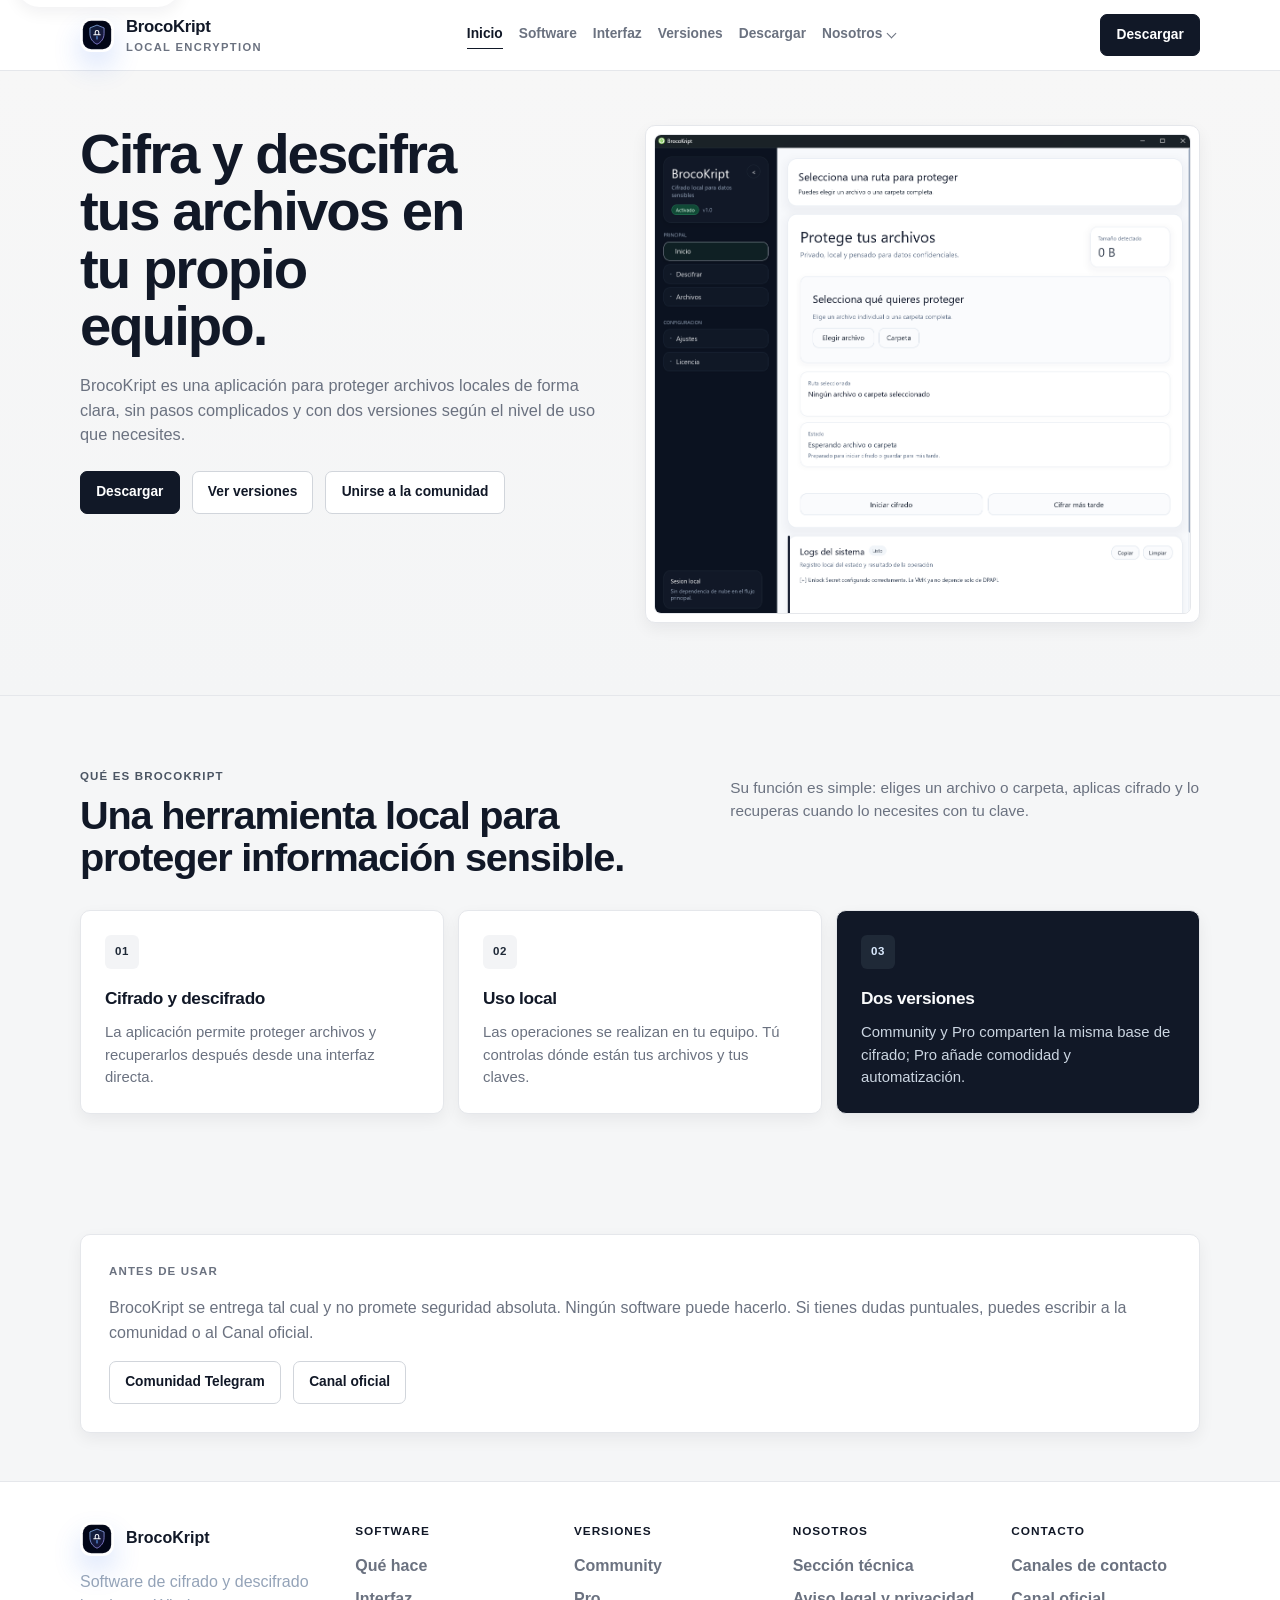
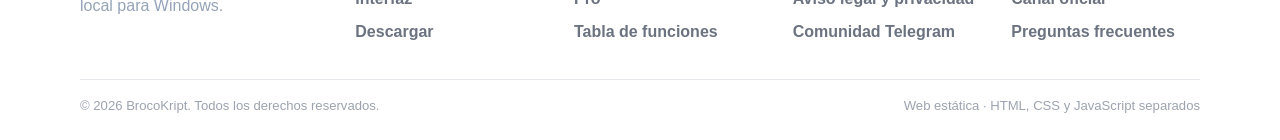
<file: index.html>
﻿<!doctype html>
<html lang="es">
<head>
  <meta charset="utf-8">
  <meta name="viewport" content="width=device-width, initial-scale=1">
  <title>BrocoKript — Cifrado y descifrado local de archivos</title>
  <meta name="description" content="BrocoKript es un software para cifrar y descifrar archivos en tu equipo Windows de forma sencilla.">
  <link rel="icon" href="assets/img/favicon.svg" type="image/svg+xml">
  <link rel="stylesheet" href="assets/css/styles.css">
</head>
<body>
<a class="skip-link" href="#contenido">Saltar al contenido</a>
<header class="site-header dark-header">
  <div class="container navbar">
    <a class="brand" href="index.html" aria-label="BrocoKript inicio">
      <img class="brand-mark" src="assets/img/logo.svg" alt="" width="34" height="34">
      <span><span class="brand-name">BrocoKript</span><span class="brand-sub">Local encryption</span></span>
    </a>
    <nav class="nav-links" data-nav-links aria-label="Navegación principal">
      <a class="active" href="index.html">Inicio</a>
      <a class="" href="software/index.html">Software</a>
      <a class="" href="interfaz/index.html">Interfaz</a>
      <a class="" href="versiones/index.html">Versiones</a>
      <a class="" href="descargar/index.html">Descargar</a>
      <div class="nav-dropdown">
        <a class="nav-parent" href="tecnica/index.html">Nosotros</a>
        <div class="nav-drop-panel">
          <a class="" href="tecnica/index.html">Sección técnica</a>
          <a class="" href="legal/index.html">Aviso legal y privacidad</a>
        </div>
      </div>
    </nav>
    <div class="nav-actions">
      <a class="btn btn-primary" href="descargar/index.html">Descargar</a>
      <button class="menu-btn" type="button" aria-label="Abrir menú" aria-expanded="false" data-menu-btn><span class="menu-lines"></span></button>
    </div>
  </div>
</header>

<main id="contenido">
  <section class="hero">
    <div class="container hero-wrap">
      <div class="hero-copy reveal visible">
        <h1>Cifra y descifra tus archivos en tu propio equipo.</h1>
        <p class="hero-lead">BrocoKript es una aplicación para proteger archivos locales de forma clara, sin pasos complicados y con dos versiones según el nivel de uso que necesites.</p>
        <div class="hero-actions">
          <a class="btn btn-primary" href="descargar/index.html">Descargar</a>
          <a class="btn btn-light" href="versiones/index.html">Ver versiones</a>
          <a class="btn btn-outline" href="https://t.me/brocokript" target="_blank" rel="noopener">Unirse a la comunidad</a>
        </div>
      </div>

      <div class="hero-visual reveal visible" aria-label="Vista de BrocoKript">
        <div class="product-window">
          <img src="assets/img/app-cifrado.png" alt="Interfaz de BrocoKript en la pantalla de cifrado">
        </div>
      </div>
    </div>
  </section>

  <section class="section">
    <div class="container">
      <div class="section-head reveal">
        <div>
          <p class="section-kicker">Qué es BrocoKript</p>
          <h2 class="section-title">Una herramienta local para proteger información sensible.</h2>
        </div>
        <p class="section-copy">Su función es simple: eliges un archivo o carpeta, aplicas cifrado y lo recuperas cuando lo necesites con tu clave.</p>
      </div>

      <div class="grid-3">
        <article class="card reveal">
          <span class="feature-number">01</span>
          <h3>Cifrado y descifrado</h3>
          <p>La aplicación permite proteger archivos y recuperarlos después desde una interfaz directa.</p>
        </article>
        <article class="card reveal">
          <span class="feature-number">02</span>
          <h3>Uso local</h3>
          <p>Las operaciones se realizan en tu equipo. Tú controlas dónde están tus archivos y tus claves.</p>
        </article>
        <article class="card card-dark reveal">
          <span class="feature-number">03</span>
          <h3>Dos versiones</h3>
          <p>Community y Pro comparten la misma base de cifrado; Pro añade comodidad y automatización.</p>
        </article>
      </div>
    </div>
  </section>

  <section class="section-tight">
    <div class="container">
      <div class="panel-copy reveal">
        <p class="section-kicker">Antes de usar</p>
        <p>BrocoKript se entrega tal cual y no promete seguridad absoluta. Ningún software puede hacerlo. Si tienes dudas puntuales, puedes escribir a la comunidad o al Canal oficial.</p>
        <div class="hero-actions" style="margin-top:16px;">
          <a class="btn btn-outline" href="https://t.me/brocokript" target="_blank" rel="noopener">Comunidad Telegram</a>
          <a class="btn btn-outline" href="https://t.me/brocokript" target="_blank" rel="noopener">Canal oficial</a>
        </div>
      </div>
    </div>
  </section>
</main>

<footer class="site-footer">
  <div class="container">
    <div class="footer-grid">
      <div>
        <a class="footer-brand" href="index.html"><img class="brand-mark" src="assets/img/logo.svg" alt="" width="34" height="34">BrocoKript</a>
        <p style="max-width:340px;color:#94a3b8;margin-top:14px">Software de cifrado y descifrado local para Windows.</p>
      </div>
      <div class="footer-col"><h4>Software</h4><a href="software/index.html">Qué hace</a><a href="interfaz/index.html">Interfaz</a><a href="descargar/index.html">Descargar</a></div>
      <div class="footer-col"><h4>Versiones</h4><a href="versiones/index.html">Community</a><a href="versiones/index.html">Pro</a><a href="versiones/index.html">Tabla de funciones</a></div>
      <div class="footer-col"><h4>Nosotros</h4><a href="tecnica/index.html">Sección técnica</a><a href="legal/index.html">Aviso legal y privacidad</a><a href="https://t.me/brocokript" target="_blank" rel="noopener">Comunidad Telegram</a></div>
      <div class="footer-col"><h4>Contacto</h4><a href="contacto/index.html">Canales de contacto</a><a href="https://t.me/brocokript" target="_blank" rel="noopener">Canal oficial</a><a href="descargar/index.html#faq">Preguntas frecuentes</a></div>
    </div>
    <div class="footer-copy"><span>© <span data-year></span> BrocoKript. Todos los derechos reservados.</span><span>Web estática · HTML, CSS y JavaScript separados</span></div>
  </div>
</footer>

<script src="assets/js/main.js" defer></script>
</body>
</html>
</file>
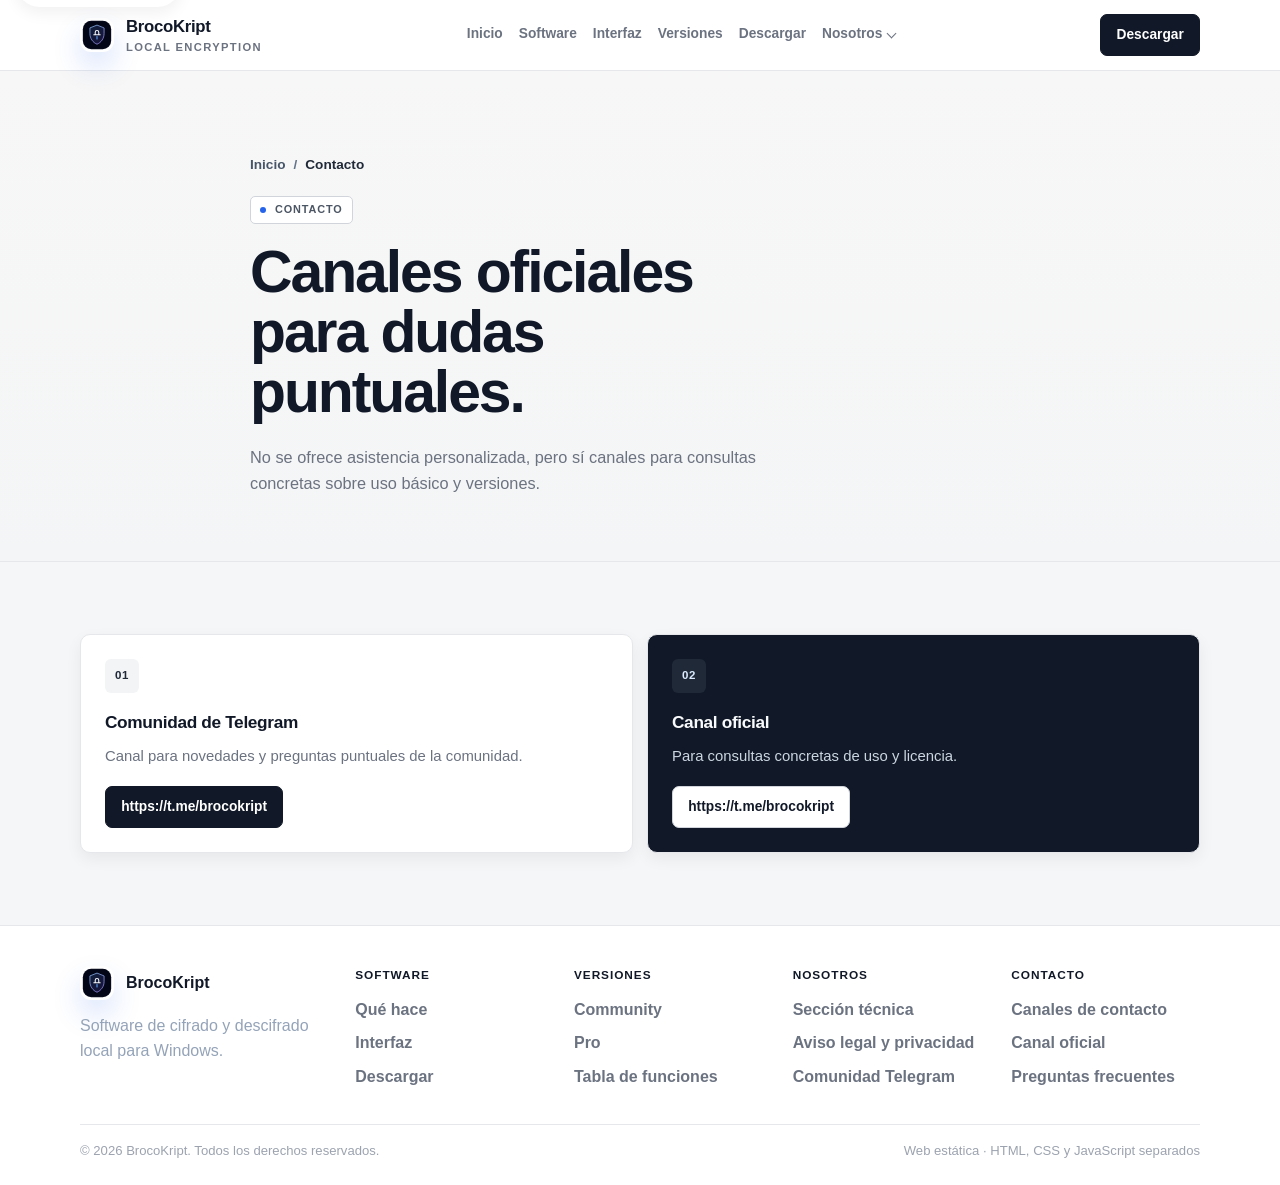
<file: contacto/index.html>
﻿<!doctype html>
<html lang="es">
<head>
  <meta charset="utf-8">
  <meta name="viewport" content="width=device-width, initial-scale=1">
  <title>Contacto — BrocoKript</title>
  <meta name="description" content="Canales oficiales de contacto de BrocoKript.">
  <link rel="icon" href="../assets/img/favicon.svg" type="image/svg+xml">
  <link rel="stylesheet" href="../assets/css/styles.css">
</head>
<body>
<a class="skip-link" href="#contenido">Saltar al contenido</a>
<header class="site-header dark-header">
  <div class="container navbar">
    <a class="brand" href="../index.html" aria-label="BrocoKript inicio">
      <img class="brand-mark" src="../assets/img/logo.svg" alt="" width="34" height="34">
      <span><span class="brand-name">BrocoKript</span><span class="brand-sub">Local encryption</span></span>
    </a>
    <nav class="nav-links" data-nav-links aria-label="Navegación principal">
      <a class="" href="../index.html">Inicio</a>
      <a class="" href="../software/index.html">Software</a>
      <a class="" href="../interfaz/index.html">Interfaz</a>
      <a class="" href="../versiones/index.html">Versiones</a>
      <a class="" href="../descargar/index.html">Descargar</a>
      <div class="nav-dropdown">
        <a class="nav-parent" href="../tecnica/index.html">Nosotros</a>
        <div class="nav-drop-panel">
          <a class="" href="../tecnica/index.html">Sección técnica</a>
          <a class="" href="../legal/index.html">Aviso legal y privacidad</a>
        </div>
      </div>
    </nav>
    <div class="nav-actions">
      <a class="btn btn-primary" href="../descargar/index.html">Descargar</a>
      <button class="menu-btn" type="button" aria-label="Abrir menú" aria-expanded="false" data-menu-btn><span class="menu-lines"></span></button>
    </div>
  </div>
</header>

<main id="contenido">
  <section class="page-hero">
    <canvas class="ambient-canvas" data-ambient-canvas aria-hidden="true"></canvas>
    <div class="hero-grid" aria-hidden="true"></div>
    <div class="container">
      <div class="breadcrumb"><a href="../index.html">Inicio</a><span>/</span><span>Contacto</span></div>
      <span class="eyebrow"><span class="eyebrow-dot"></span>Contacto</span>
      <h1>Canales oficiales para dudas puntuales.</h1>
      <p class="page-lead">No se ofrece asistencia personalizada, pero sí canales para consultas concretas sobre uso básico y versiones.</p>
    </div>
  </section>

  <section class="section">
    <div class="container grid-2">
      <article class="card reveal">
        <span class="feature-number">01</span>
        <h3>Comunidad de Telegram</h3>
        <p>Canal para novedades y preguntas puntuales de la comunidad.</p>
        <p style="margin-top:18px"><a class="btn btn-primary" href="https://t.me/brocokript" target="_blank" rel="noopener">https://t.me/brocokript</a></p>
      </article>

      <article class="card card-dark reveal">
        <span class="feature-number">02</span>
        <h3>Canal oficial</h3>
        <p>Para consultas concretas de uso y licencia.</p>
        <p style="margin-top:18px"><a class="btn btn-light" href="https://t.me/brocokript" target="_blank" rel="noopener">https://t.me/brocokript</a></p>
      </article>
    </div>
  </section>
</main>

<footer class="site-footer">
  <div class="container">
    <div class="footer-grid">
      <div>
        <a class="footer-brand" href="../index.html"><img class="brand-mark" src="../assets/img/logo.svg" alt="" width="34" height="34">BrocoKript</a>
        <p style="max-width:340px;color:#94a3b8;margin-top:14px">Software de cifrado y descifrado local para Windows.</p>
      </div>
      <div class="footer-col"><h4>Software</h4><a href="../software/index.html">Qué hace</a><a href="../interfaz/index.html">Interfaz</a><a href="../descargar/index.html">Descargar</a></div>
      <div class="footer-col"><h4>Versiones</h4><a href="../versiones/index.html">Community</a><a href="../versiones/index.html">Pro</a><a href="../versiones/index.html">Tabla de funciones</a></div>
      <div class="footer-col"><h4>Nosotros</h4><a href="../tecnica/index.html">Sección técnica</a><a href="../legal/index.html">Aviso legal y privacidad</a><a href="https://t.me/brocokript" target="_blank" rel="noopener">Comunidad Telegram</a></div>
      <div class="footer-col"><h4>Contacto</h4><a href="../contacto/index.html">Canales de contacto</a><a href="https://t.me/brocokript" target="_blank" rel="noopener">Canal oficial</a><a href="../descargar/index.html#faq">Preguntas frecuentes</a></div>
    </div>
    <div class="footer-copy"><span>© <span data-year></span> BrocoKript. Todos los derechos reservados.</span><span>Web estática · HTML, CSS y JavaScript separados</span></div>
  </div>
</footer>

<script src="../assets/js/main.js" defer></script>
</body>
</html>
</file>
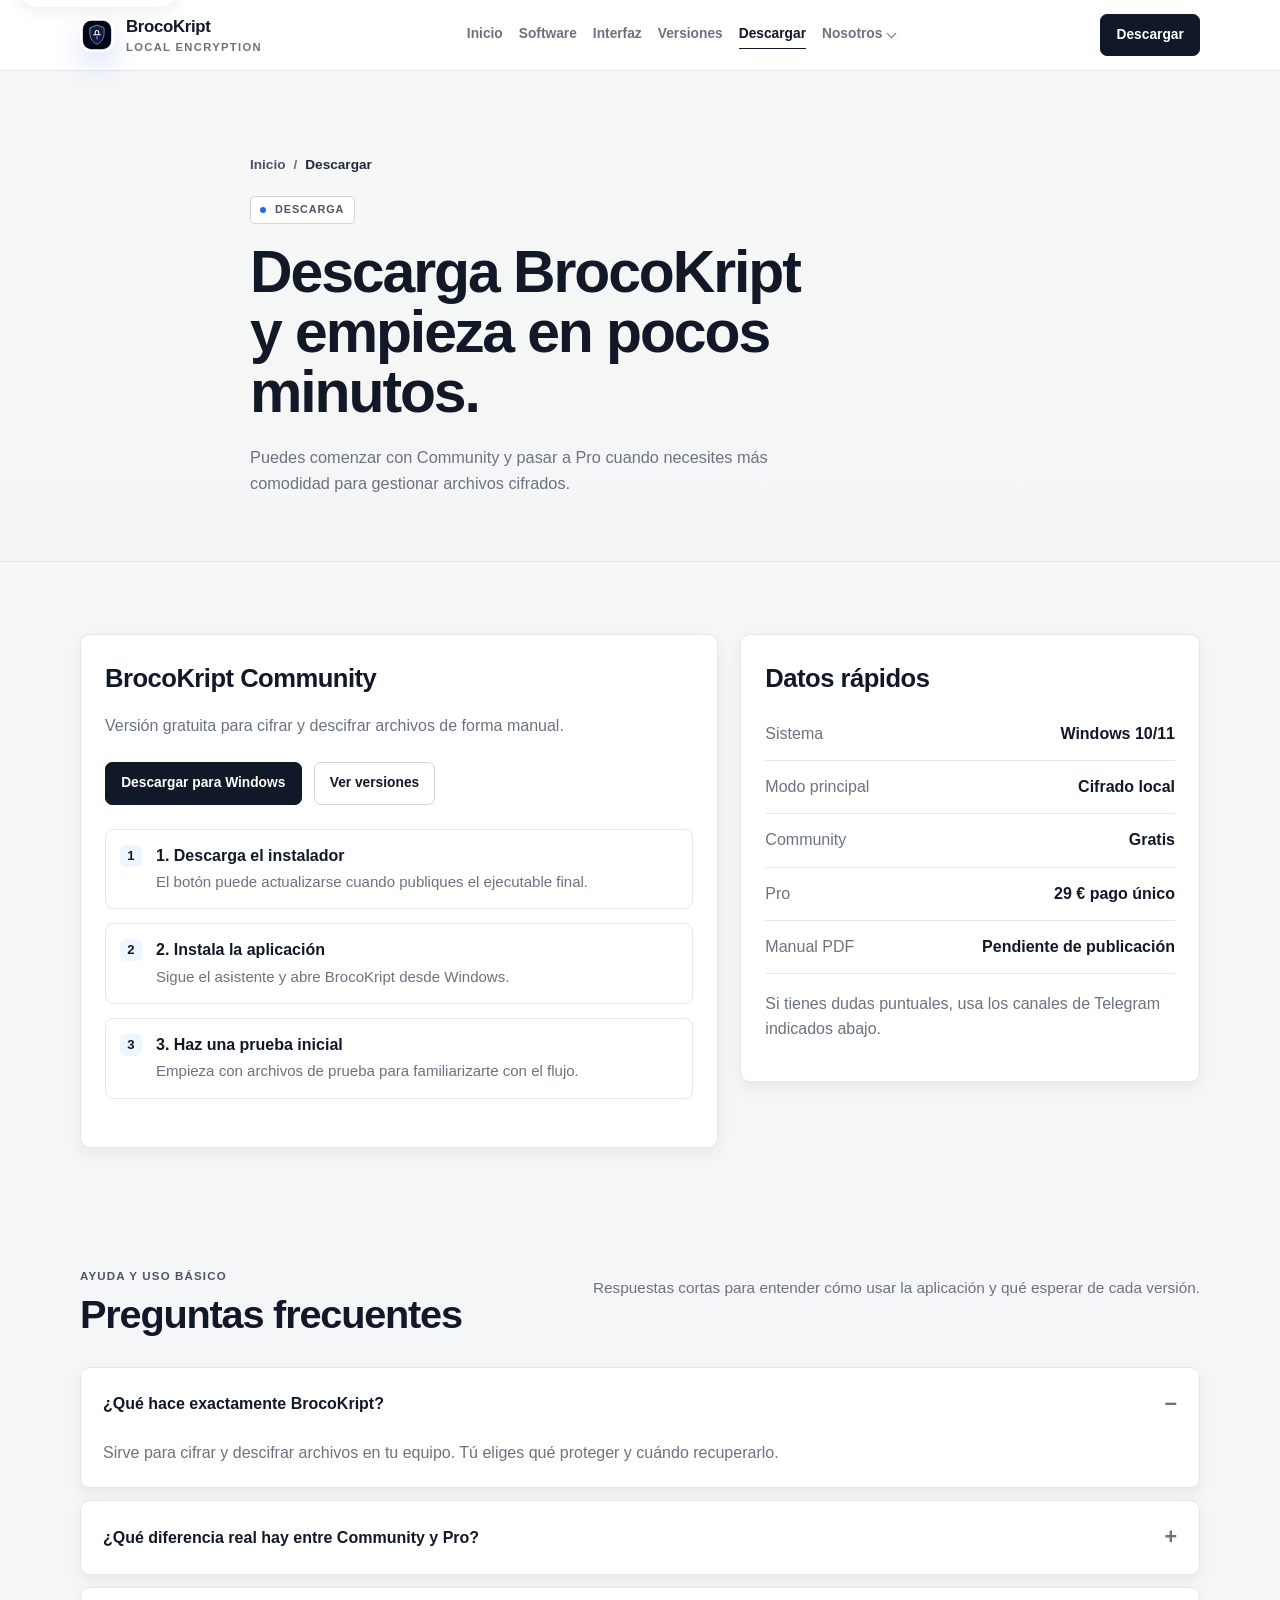
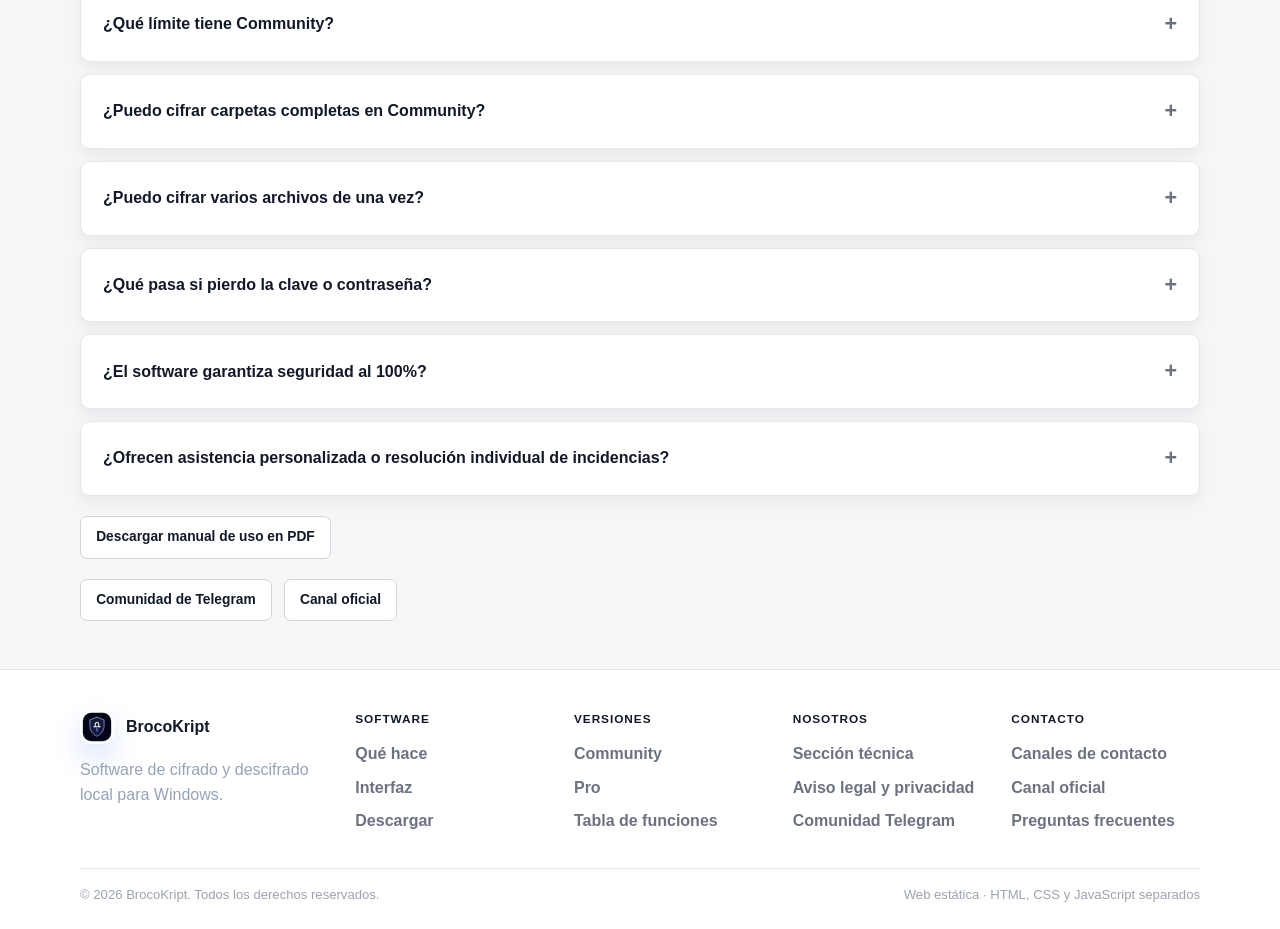
<file: descargar/index.html>
﻿<!doctype html>
<html lang="es">
<head>
  <meta charset="utf-8">
  <meta name="viewport" content="width=device-width, initial-scale=1">
  <title>Descargar BrocoKript</title>
  <meta name="description" content="Descarga BrocoKript y consulta ayuda básica de uso.">
  <link rel="icon" href="../assets/img/favicon.svg" type="image/svg+xml">
  <link rel="stylesheet" href="../assets/css/styles.css">
</head>
<body>
<a class="skip-link" href="#contenido">Saltar al contenido</a>
<header class="site-header dark-header">
  <div class="container navbar">
    <a class="brand" href="../index.html" aria-label="BrocoKript inicio">
      <img class="brand-mark" src="../assets/img/logo.svg" alt="" width="34" height="34">
      <span><span class="brand-name">BrocoKript</span><span class="brand-sub">Local encryption</span></span>
    </a>
    <nav class="nav-links" data-nav-links aria-label="Navegación principal">
      <a class="" href="../index.html">Inicio</a>
      <a class="" href="../software/index.html">Software</a>
      <a class="" href="../interfaz/index.html">Interfaz</a>
      <a class="" href="../versiones/index.html">Versiones</a>
      <a class="active" href="../descargar/index.html">Descargar</a>
      <div class="nav-dropdown">
        <a class="nav-parent" href="../tecnica/index.html">Nosotros</a>
        <div class="nav-drop-panel">
          <a class="" href="../tecnica/index.html">Sección técnica</a>
          <a class="" href="../legal/index.html">Aviso legal y privacidad</a>
        </div>
      </div>
    </nav>
    <div class="nav-actions">
      <a class="btn btn-primary" href="../descargar/index.html">Descargar</a>
      <button class="menu-btn" type="button" aria-label="Abrir menú" aria-expanded="false" data-menu-btn><span class="menu-lines"></span></button>
    </div>
  </div>
</header>

<main id="contenido">
  <section class="page-hero">
    <canvas class="ambient-canvas" data-ambient-canvas aria-hidden="true"></canvas>
    <div class="hero-grid" aria-hidden="true"></div>
    <div class="container">
      <div class="breadcrumb"><a href="../index.html">Inicio</a><span>/</span><span>Descargar</span></div>
      <span class="eyebrow"><span class="eyebrow-dot"></span>Descarga</span>
      <h1>Descarga BrocoKript y empieza en pocos minutos.</h1>
      <p class="page-lead">Puedes comenzar con Community y pasar a Pro cuando necesites más comodidad para gestionar archivos cifrados.</p>
    </div>
  </section>

  <section class="section">
    <div class="container download-layout">
      <div class="download-card reveal" id="comprar">
        <h2>BrocoKript Community</h2>
        <p style="color:var(--muted)">Versión gratuita para cifrar y descifrar archivos de forma manual.</p>
        <div class="hero-actions" style="margin-top:24px">
          <a class="btn btn-primary" href="#">Descargar para Windows</a>
          <a class="btn btn-outline" href="../versiones/index.html">Ver versiones</a>
        </div>
        <div class="steps">
          <div class="step"><b>1. Descarga el instalador</b><span>El botón puede actualizarse cuando publiques el ejecutable final.</span></div>
          <div class="step"><b>2. Instala la aplicación</b><span>Sigue el asistente y abre BrocoKript desde Windows.</span></div>
          <div class="step"><b>3. Haz una prueba inicial</b><span>Empieza con archivos de prueba para familiarizarte con el flujo.</span></div>
        </div>
      </div>

      <aside class="download-card reveal" id="requisitos">
        <h2>Datos rápidos</h2>
        <div class="version-row"><span>Sistema</span><b>Windows 10/11</b></div>
        <div class="version-row"><span>Modo principal</span><b>Cifrado local</b></div>
        <div class="version-row"><span>Community</span><b>Gratis</b></div>
        <div class="version-row"><span>Pro</span><b>29 € pago único</b></div>
        <div class="version-row"><span>Manual PDF</span><b>Pendiente de publicación</b></div>
        <p style="color:var(--muted);margin-top:18px">Si tienes dudas puntuales, usa los canales de Telegram indicados abajo.</p>
      </aside>
    </div>
  </section>

  <section class="section-tight" id="faq">
    <div class="container">
      <div class="section-head reveal">
        <div>
          <p class="section-kicker">Ayuda y uso básico</p>
          <h2 class="section-title">Preguntas frecuentes</h2>
        </div>
        <p class="section-copy">Respuestas cortas para entender cómo usar la aplicación y qué esperar de cada versión.</p>
      </div>

      <div class="faq">
        <div class="faq-item open" data-faq><button class="faq-question">¿Qué hace exactamente BrocoKript?</button><div class="faq-answer">Sirve para cifrar y descifrar archivos en tu equipo. Tú eliges qué proteger y cuándo recuperarlo.</div></div>
        <div class="faq-item" data-faq><button class="faq-question">¿Qué diferencia real hay entre Community y Pro?</button><div class="faq-answer">Las dos versiones cifran y descifran. Pro añade comodidad: más automatización, mejor organización, buscador y favoritos.</div></div>
        <div class="faq-item" data-faq><button class="faq-question">¿Qué límite tiene Community?</button><div class="faq-answer">Permite gestionar hasta 5 archivos cifrados dentro del gestor. Al superar ese número, la app genera un archivo .txt con la información necesaria para continuar de forma manual.</div></div>
        <div class="faq-item" data-faq><button class="faq-question">¿Puedo cifrar carpetas completas en Community?</button><div class="faq-answer">No. En Community el flujo está orientado a archivos individuales y con límite de 500 MB por archivo.</div></div>
        <div class="faq-item" data-faq><button class="faq-question">¿Puedo cifrar varios archivos de una vez?</button><div class="faq-answer">En Community se hace archivo por archivo. Pro está pensada para una gestión más cómoda cuando trabajas con muchos archivos.</div></div>
        <div class="faq-item" data-faq><button class="faq-question">¿Qué pasa si pierdo la clave o contraseña?</button><div class="faq-answer">No hay recuperación de claves perdidas. Si pierdes la clave, no se puede descifrar el archivo protegido.</div></div>
        <div class="faq-item" data-faq><button class="faq-question">¿El software garantiza seguridad al 100%?</button><div class="faq-answer">No. Ningún software puede garantizar seguridad absoluta en todos los escenarios.</div></div>
        <div class="faq-item" data-faq><button class="faq-question">¿Ofrecen asistencia personalizada o resolución individual de incidencias?</button><div class="faq-answer">No se ofrece asistencia personalizada. Para dudas puntuales puedes escribir a la comunidad de Telegram.</div></div>
      </div>

      <div style="margin-top:20px;" class="reveal">
        <a class="btn btn-outline" href="#" aria-disabled="true">Descargar manual de uso en PDF</a>
      </div>

      <div class="hero-actions" style="margin-top:20px;">
        <a class="btn btn-outline" href="https://t.me/brocokript" target="_blank" rel="noopener">Comunidad de Telegram</a>
        <a class="btn btn-outline" href="https://t.me/brocokript" target="_blank" rel="noopener">Canal oficial</a>
      </div>
    </div>
  </section>
</main>

<footer class="site-footer">
  <div class="container">
    <div class="footer-grid">
      <div>
        <a class="footer-brand" href="../index.html"><img class="brand-mark" src="../assets/img/logo.svg" alt="" width="34" height="34">BrocoKript</a>
        <p style="max-width:340px;color:#94a3b8;margin-top:14px">Software de cifrado y descifrado local para Windows.</p>
      </div>
      <div class="footer-col"><h4>Software</h4><a href="../software/index.html">Qué hace</a><a href="../interfaz/index.html">Interfaz</a><a href="../descargar/index.html">Descargar</a></div>
      <div class="footer-col"><h4>Versiones</h4><a href="../versiones/index.html">Community</a><a href="../versiones/index.html">Pro</a><a href="../versiones/index.html">Tabla de funciones</a></div>
      <div class="footer-col"><h4>Nosotros</h4><a href="../tecnica/index.html">Sección técnica</a><a href="../legal/index.html">Aviso legal y privacidad</a><a href="https://t.me/brocokript" target="_blank" rel="noopener">Comunidad Telegram</a></div>
      <div class="footer-col"><h4>Contacto</h4><a href="../contacto/index.html">Canales de contacto</a><a href="https://t.me/brocokript" target="_blank" rel="noopener">Canal oficial</a><a href="../descargar/index.html#faq">Preguntas frecuentes</a></div>
    </div>
    <div class="footer-copy"><span>© <span data-year></span> BrocoKript. Todos los derechos reservados.</span><span>Web estática · HTML, CSS y JavaScript separados</span></div>
  </div>
</footer>

<script src="../assets/js/main.js" defer></script>
</body>
</html>
</file>
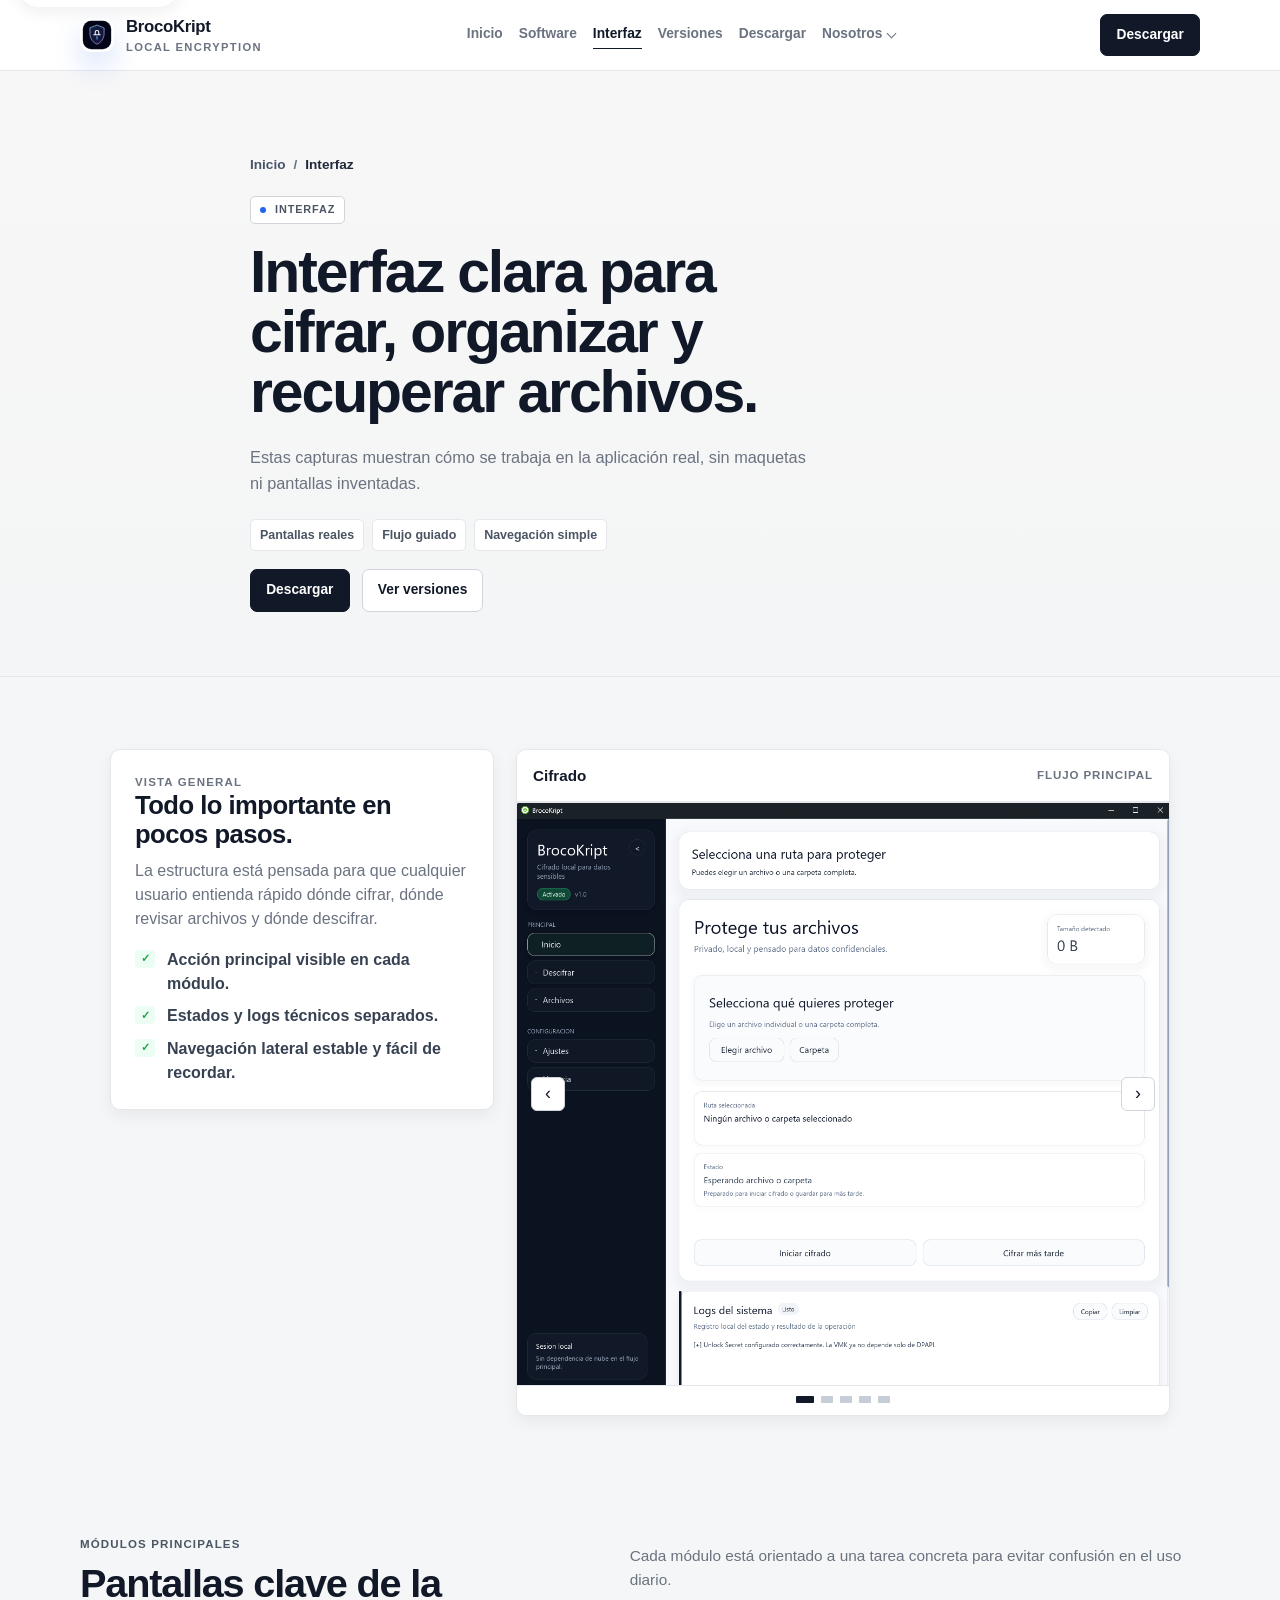
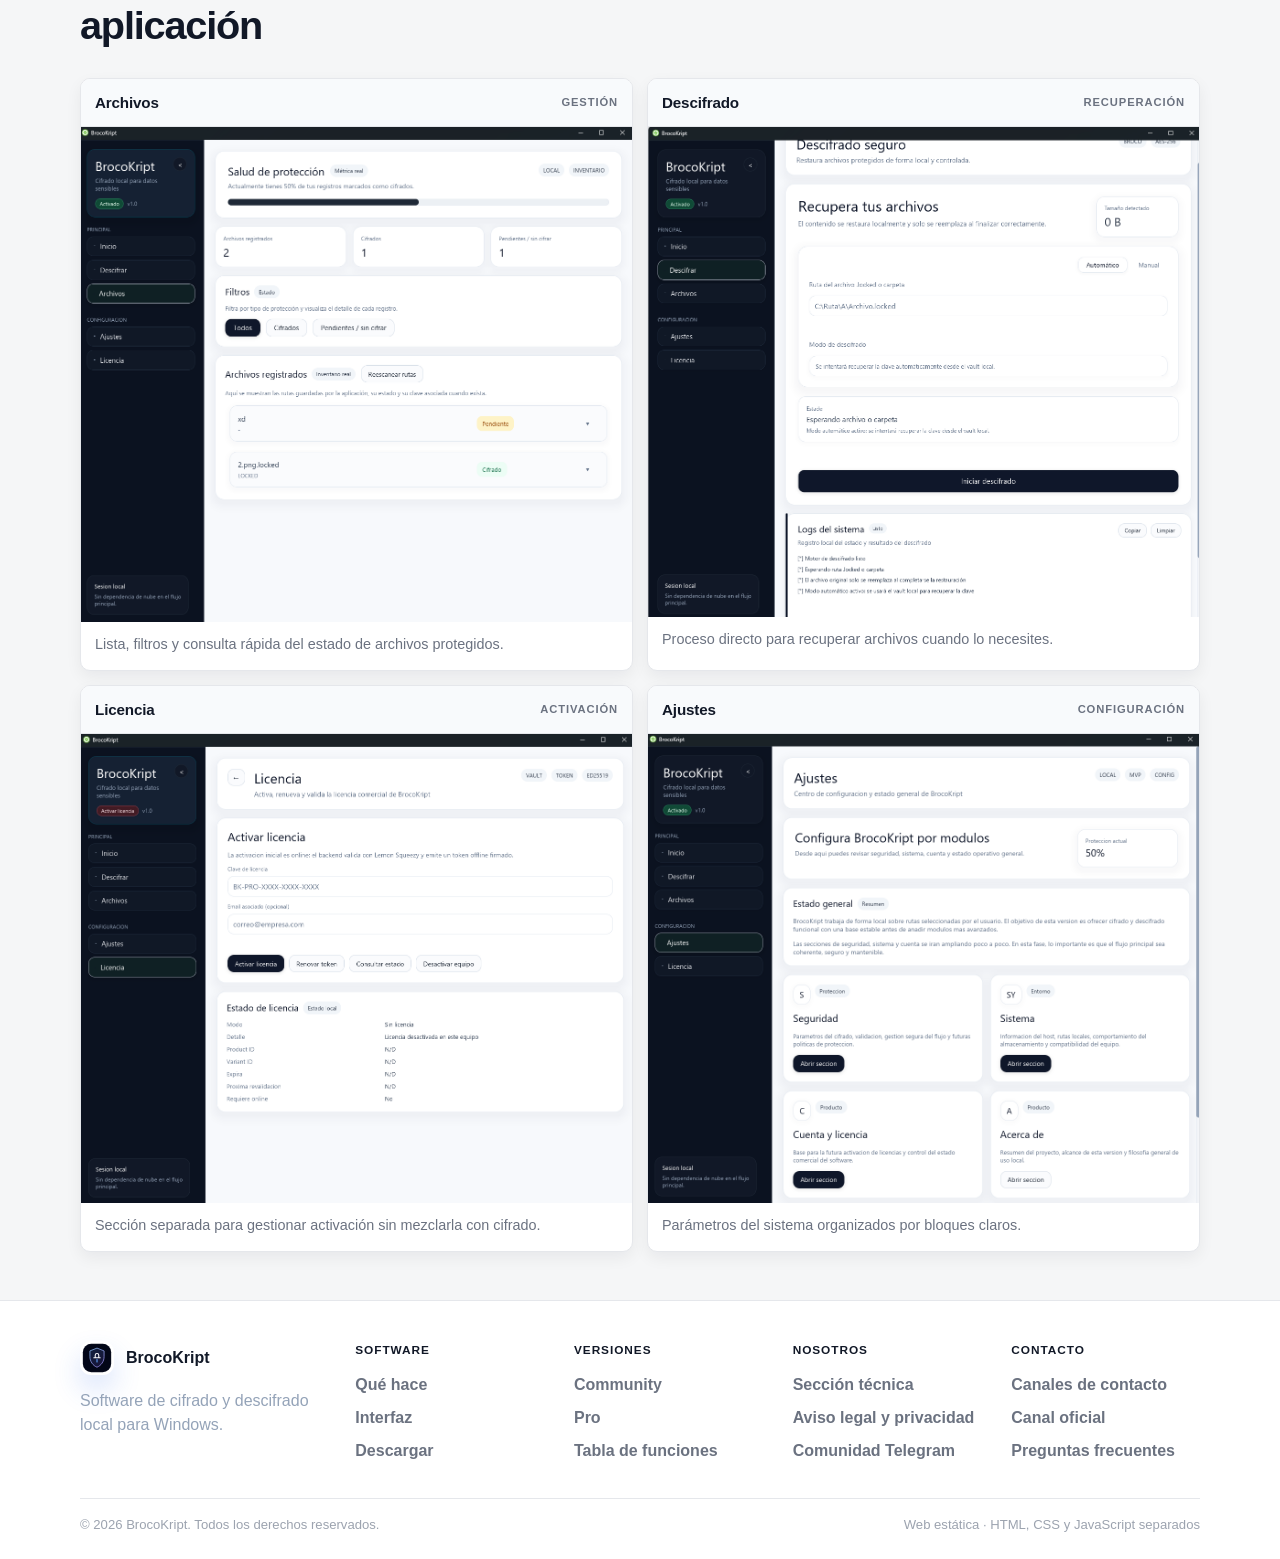
<file: interfaz/index.html>
﻿<!doctype html>
<html lang="es">
<head>
  <meta charset="utf-8">
  <meta name="viewport" content="width=device-width, initial-scale=1">
  <title>BrocoKript</title>
  <meta name="description" content="Capturas reales de la interfaz de BrocoKript y su flujo de trabajo.">
  <link rel="icon" href="../assets/img/favicon.svg" type="image/svg+xml">
  <link rel="stylesheet" href="../assets/css/styles.css">
</head>
<body>
<a class="skip-link" href="#contenido">Saltar al contenido</a>
<header class="site-header dark-header">
  <div class="container navbar">
    <a class="brand" href="../index.html" aria-label="BrocoKript inicio">
      <img class="brand-mark" src="../assets/img/logo.svg" alt="" width="34" height="34">
      <span><span class="brand-name">BrocoKript</span><span class="brand-sub">Local encryption</span></span>
    </a>
    <nav class="nav-links" data-nav-links aria-label="Navegación principal">
      <a class="" href="../index.html">Inicio</a>
      <a class="" href="../software/index.html">Software</a>
      <a class="active" href="../interfaz/index.html">Interfaz</a>
      <a class="" href="../versiones/index.html">Versiones</a>
      <a class="" href="../descargar/index.html">Descargar</a>
      <div class="nav-dropdown">
        <a class="nav-parent" href="../tecnica/index.html">Nosotros</a>
        <div class="nav-drop-panel">
          <a class="" href="../tecnica/index.html">Sección técnica</a>
          <a class="" href="../legal/index.html">Aviso legal y privacidad</a>
        </div>
      </div>
    </nav>
    <div class="nav-actions">
      <a class="btn btn-primary" href="../descargar/index.html">Descargar</a>
      <button class="menu-btn" type="button" aria-label="Abrir menú" aria-expanded="false" data-menu-btn><span class="menu-lines"></span></button>
    </div>
  </div>
</header>

<main id="contenido">
  <section class="page-hero">
    <canvas class="ambient-canvas" data-ambient-canvas aria-hidden="true"></canvas>
    <div class="hero-grid" aria-hidden="true"></div>
    <div class="container">
      <div class="breadcrumb"><a href="../index.html">Inicio</a><span>/</span><span>Interfaz</span></div>
      <span class="eyebrow"><span class="eyebrow-dot"></span>Interfaz</span>
      <h1>Interfaz clara para cifrar, organizar y recuperar archivos.</h1>
      <p class="page-lead">Estas capturas muestran cómo se trabaja en la aplicación real, sin maquetas ni pantallas inventadas.</p>
      <div class="hero-meta">
        <span class="meta-pill">Pantallas reales</span>
        <span class="meta-pill">Flujo guiado</span>
        <span class="meta-pill">Navegación simple</span>
      </div>
      <div class="hero-actions" style="margin-top:18px;">
        <a class="btn btn-primary" href="../descargar/index.html">Descargar</a>
        <a class="btn btn-outline" href="../versiones/index.html">Ver versiones</a>
      </div>
    </div>
  </section>

  <section class="section">
    <div class="container interface-split">
      <aside class="interface-side-card reveal">
        <p class="section-kicker">Vista general</p>
        <h2>Todo lo importante en pocos pasos.</h2>
        <p>La estructura está pensada para que cualquier usuario entienda rápido dónde cifrar, dónde revisar archivos y dónde descifrar.</p>
        <div class="panel-list">
          <div><span class="check">✓</span><span>Acción principal visible en cada módulo.</span></div>
          <div><span class="check">✓</span><span>Estados y logs técnicos separados.</span></div>
          <div><span class="check">✓</span><span>Navegación lateral estable y fácil de recordar.</span></div>
        </div>
      </aside>

      <article class="interface-gallery reveal" data-interface-gallery>
        <div class="shot-meta">
          <h3 data-gallery-title>Cifrado</h3>
          <span data-gallery-subtitle>Flujo principal</span>
        </div>

        <div class="gallery-stage">
          <button class="gallery-nav prev" type="button" aria-label="Imagen anterior" data-gallery-prev>‹</button>
          <img src="../assets/img/app-cifrado.png" alt="Pantalla de cifrado de BrocoKript" data-gallery-image>
          <button class="gallery-nav next" type="button" aria-label="Siguiente imagen" data-gallery-next>›</button>
        </div>

        <div class="gallery-dots" aria-label="Navegación de galería">
          <button type="button" class="gallery-dot active" data-gallery-dot="0" aria-label="Cifrado"></button>
          <button type="button" class="gallery-dot" data-gallery-dot="1" aria-label="Archivos"></button>
          <button type="button" class="gallery-dot" data-gallery-dot="2" aria-label="Licencia"></button>
          <button type="button" class="gallery-dot" data-gallery-dot="3" aria-label="Descifrado"></button>
          <button type="button" class="gallery-dot" data-gallery-dot="4" aria-label="Ajustes"></button>
        </div>
      </article>
    </div>
  </section>

  <section class="section-tight">
    <div class="container">
      <div class="section-head reveal">
        <div>
          <p class="section-kicker">Módulos principales</p>
          <h2 class="section-title">Pantallas clave de la aplicación</h2>
        </div>
        <p class="section-copy">Cada módulo está orientado a una tarea concreta para evitar confusión en el uso diario.</p>
      </div>

      <div class="mini-shot-grid">
        <article class="mini-shot reveal">
          <div class="mini-shot-head"><h3>Archivos</h3><span>Gestión</span></div>
          <img src="../assets/img/app-archivos.png" alt="Módulo de archivos">
          <p>Lista, filtros y consulta rápida del estado de archivos protegidos.</p>
        </article>

        <article class="mini-shot reveal">
          <div class="mini-shot-head"><h3>Descifrado</h3><span>Recuperación</span></div>
          <img src="../assets/img/app-descifrado.png" alt="Módulo de descifrado">
          <p>Proceso directo para recuperar archivos cuando lo necesites.</p>
        </article>

        <article class="mini-shot reveal">
          <div class="mini-shot-head"><h3>Licencia</h3><span>Activación</span></div>
          <img src="../assets/img/app-licencia.png" alt="Módulo de licencia">
          <p>Sección separada para gestionar activación sin mezclarla con cifrado.</p>
        </article>

        <article class="mini-shot reveal">
          <div class="mini-shot-head"><h3>Ajustes</h3><span>Configuración</span></div>
          <img src="../assets/img/app-ajustes.png" alt="Módulo de ajustes">
          <p>Parámetros del sistema organizados por bloques claros.</p>
        </article>
      </div>
    </div>
  </section>
</main>

<footer class="site-footer">
  <div class="container">
    <div class="footer-grid">
      <div>
        <a class="footer-brand" href="../index.html"><img class="brand-mark" src="../assets/img/logo.svg" alt="" width="34" height="34">BrocoKript</a>
        <p style="max-width:340px;color:#94a3b8;margin-top:14px">Software de cifrado y descifrado local para Windows.</p>
      </div>
      <div class="footer-col"><h4>Software</h4><a href="../software/index.html">Qué hace</a><a href="../interfaz/index.html">Interfaz</a><a href="../descargar/index.html">Descargar</a></div>
      <div class="footer-col"><h4>Versiones</h4><a href="../versiones/index.html">Community</a><a href="../versiones/index.html">Pro</a><a href="../versiones/index.html">Tabla de funciones</a></div>
      <div class="footer-col"><h4>Nosotros</h4><a href="../tecnica/index.html">Sección técnica</a><a href="../legal/index.html">Aviso legal y privacidad</a><a href="https://t.me/brocokript" target="_blank" rel="noopener">Comunidad Telegram</a></div>
      <div class="footer-col"><h4>Contacto</h4><a href="../contacto/index.html">Canales de contacto</a><a href="https://t.me/brocokript" target="_blank" rel="noopener">Canal oficial</a><a href="../descargar/index.html#faq">Preguntas frecuentes</a></div>
    </div>
    <div class="footer-copy"><span>© <span data-year></span> BrocoKript. Todos los derechos reservados.</span><span>Web estática · HTML, CSS y JavaScript separados</span></div>
  </div>
</footer>

<script src="../assets/js/main.js" defer></script>
</body>
</html>
</file>
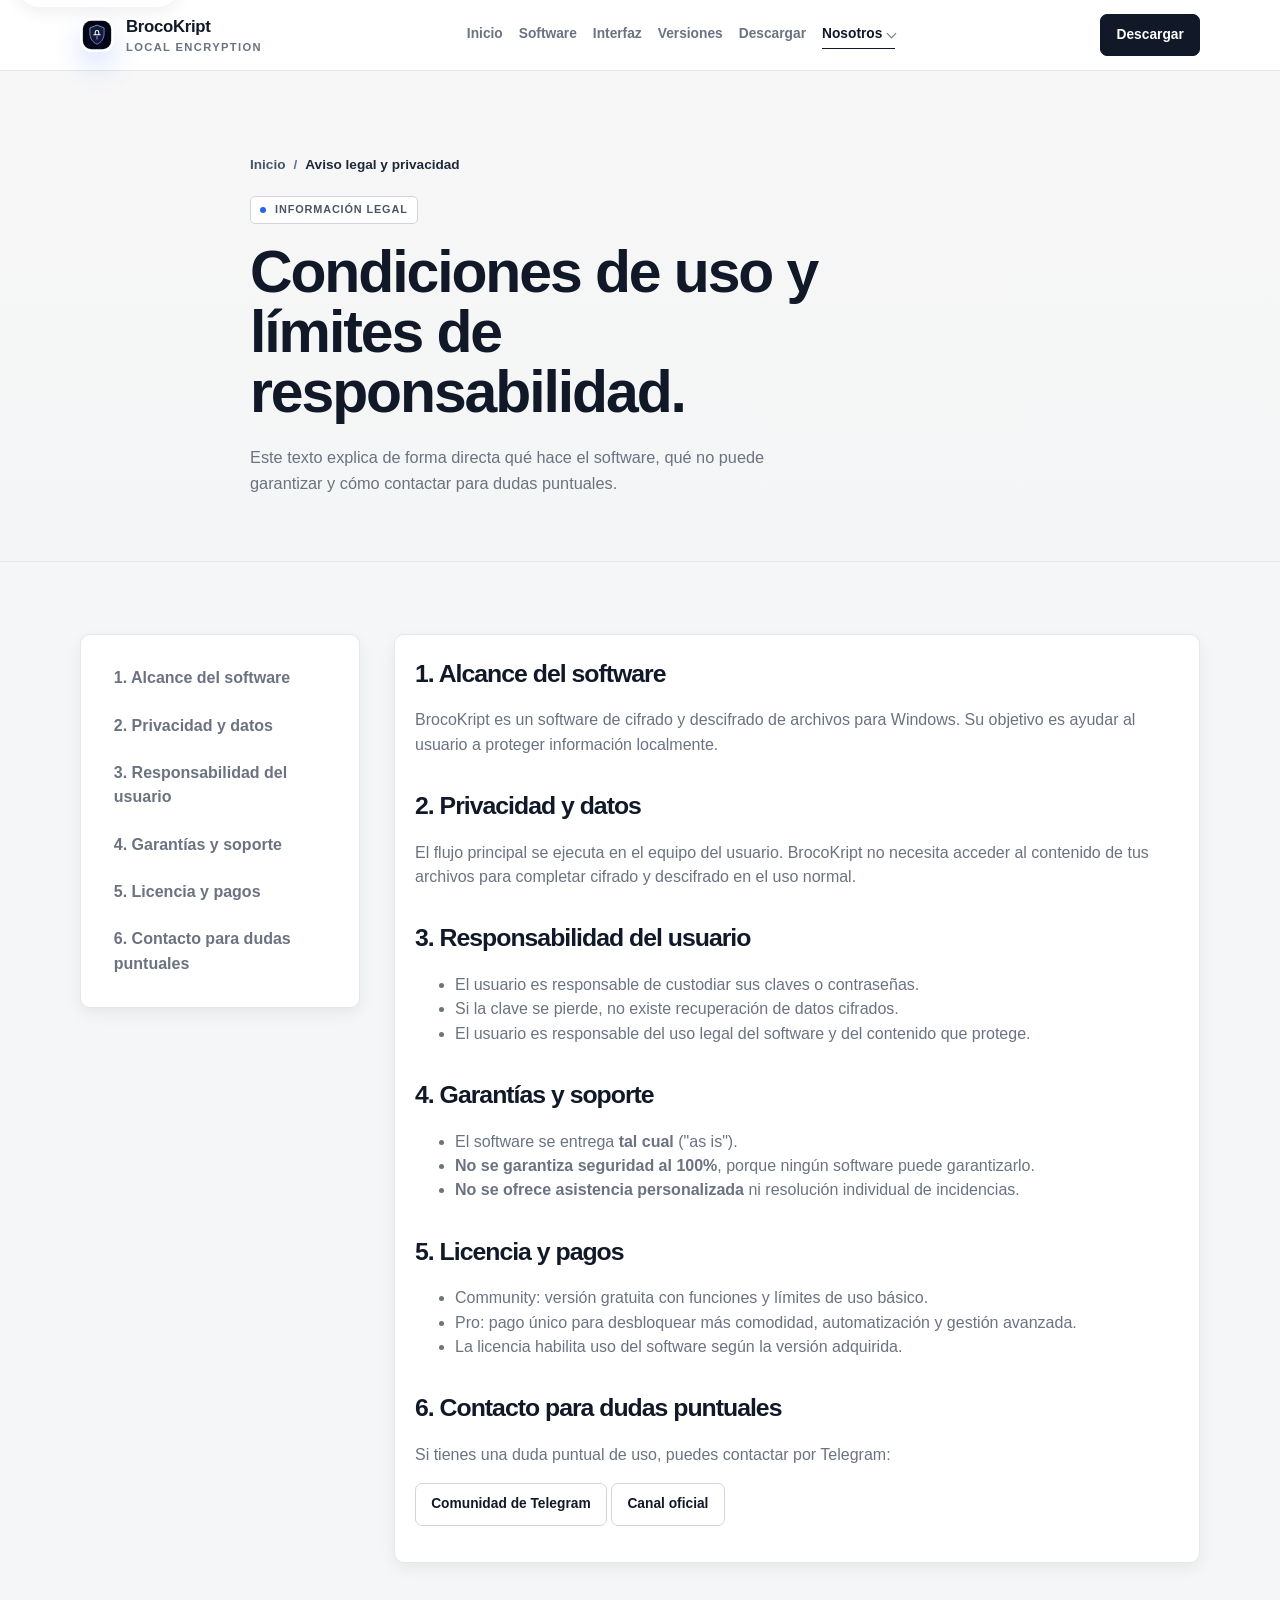
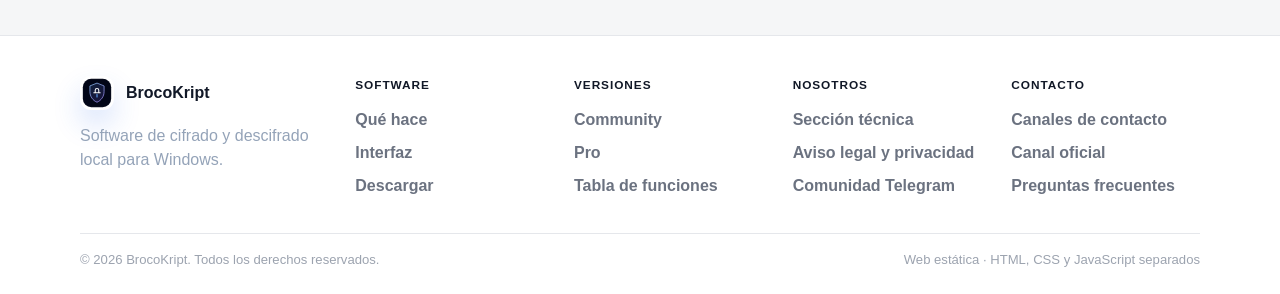
<file: legal/index.html>
﻿<!doctype html>
<html lang="es">
<head>
  <meta charset="utf-8">
  <meta name="viewport" content="width=device-width, initial-scale=1">
  <title>Aviso legal y privacidad — BrocoKript</title>
  <meta name="description" content="Condiciones de uso, límites de responsabilidad y privacidad de BrocoKript.">
  <link rel="icon" href="../assets/img/favicon.svg" type="image/svg+xml">
  <link rel="stylesheet" href="../assets/css/styles.css">
</head>
<body>
<a class="skip-link" href="#contenido">Saltar al contenido</a>
<header class="site-header dark-header">
  <div class="container navbar">
    <a class="brand" href="../index.html" aria-label="BrocoKript inicio">
      <img class="brand-mark" src="../assets/img/logo.svg" alt="" width="34" height="34">
      <span><span class="brand-name">BrocoKript</span><span class="brand-sub">Local encryption</span></span>
    </a>
    <nav class="nav-links" data-nav-links aria-label="Navegación principal">
      <a class="" href="../index.html">Inicio</a>
      <a class="" href="../software/index.html">Software</a>
      <a class="" href="../interfaz/index.html">Interfaz</a>
      <a class="" href="../versiones/index.html">Versiones</a>
      <a class="" href="../descargar/index.html">Descargar</a>
      <div class="nav-dropdown active">
        <a class="nav-parent active" href="../tecnica/index.html">Nosotros</a>
        <div class="nav-drop-panel">
          <a class="" href="../tecnica/index.html">Sección técnica</a>
          <a class="active" href="../legal/index.html">Aviso legal y privacidad</a>
        </div>
      </div>
    </nav>
    <div class="nav-actions">
      <a class="btn btn-primary" href="../descargar/index.html">Descargar</a>
      <button class="menu-btn" type="button" aria-label="Abrir menú" aria-expanded="false" data-menu-btn><span class="menu-lines"></span></button>
    </div>
  </div>
</header>

<main id="contenido">
  <section class="page-hero">
    <canvas class="ambient-canvas" data-ambient-canvas aria-hidden="true"></canvas>
    <div class="hero-grid" aria-hidden="true"></div>
    <div class="container">
      <div class="breadcrumb"><a href="../index.html">Inicio</a><span>/</span><span>Aviso legal y privacidad</span></div>
      <span class="eyebrow"><span class="eyebrow-dot"></span>Información legal</span>
      <h1>Condiciones de uso y límites de responsabilidad.</h1>
      <p class="page-lead">Este texto explica de forma directa qué hace el software, qué no puede garantizar y cómo contactar para dudas puntuales.</p>
    </div>
  </section>

  <section class="section">
    <div class="container legal-content">
      <nav class="legal-nav" aria-label="Índice legal">
        <a href="#alcance">1. Alcance del software</a>
        <a href="#privacidad">2. Privacidad y datos</a>
        <a href="#responsabilidad">3. Responsabilidad del usuario</a>
        <a href="#garantias">4. Garantías y soporte</a>
        <a href="#licencia">5. Licencia y pagos</a>
        <a href="#contacto">6. Contacto para dudas puntuales</a>
      </nav>

      <article class="legal-doc reveal">
        <h2 id="alcance">1. Alcance del software</h2>
        <p>BrocoKript es un software de cifrado y descifrado de archivos para Windows. Su objetivo es ayudar al usuario a proteger información localmente.</p>

        <h2 id="privacidad">2. Privacidad y datos</h2>
        <p>El flujo principal se ejecuta en el equipo del usuario. BrocoKript no necesita acceder al contenido de tus archivos para completar cifrado y descifrado en el uso normal.</p>

        <h2 id="responsabilidad">3. Responsabilidad del usuario</h2>
        <ul>
          <li>El usuario es responsable de custodiar sus claves o contraseñas.</li>
          <li>Si la clave se pierde, no existe recuperación de datos cifrados.</li>
          <li>El usuario es responsable del uso legal del software y del contenido que protege.</li>
        </ul>

        <h2 id="garantias">4. Garantías y soporte</h2>
        <ul>
          <li>El software se entrega <strong>tal cual</strong> ("as is").</li>
          <li><strong>No se garantiza seguridad al 100%</strong>, porque ningún software puede garantizarlo.</li>
          <li><strong>No se ofrece asistencia personalizada</strong> ni resolución individual de incidencias.</li>
        </ul>

        <h2 id="licencia">5. Licencia y pagos</h2>
        <ul>
          <li>Community: versión gratuita con funciones y límites de uso básico.</li>
          <li>Pro: pago único para desbloquear más comodidad, automatización y gestión avanzada.</li>
          <li>La licencia habilita uso del software según la versión adquirida.</li>
        </ul>

        <h2 id="contacto">6. Contacto para dudas puntuales</h2>
        <p>Si tienes una duda puntual de uso, puedes contactar por Telegram:</p>
        <p><a class="btn btn-outline" href="https://t.me/brocokript" target="_blank" rel="noopener">Comunidad de Telegram</a> <a class="btn btn-outline" href="https://t.me/brocokript" target="_blank" rel="noopener">Canal oficial</a></p>
      </article>
    </div>
  </section>
</main>

<footer class="site-footer">
  <div class="container">
    <div class="footer-grid">
      <div>
        <a class="footer-brand" href="../index.html"><img class="brand-mark" src="../assets/img/logo.svg" alt="" width="34" height="34">BrocoKript</a>
        <p style="max-width:340px;color:#94a3b8;margin-top:14px">Software de cifrado y descifrado local para Windows.</p>
      </div>
      <div class="footer-col"><h4>Software</h4><a href="../software/index.html">Qué hace</a><a href="../interfaz/index.html">Interfaz</a><a href="../descargar/index.html">Descargar</a></div>
      <div class="footer-col"><h4>Versiones</h4><a href="../versiones/index.html">Community</a><a href="../versiones/index.html">Pro</a><a href="../versiones/index.html">Tabla de funciones</a></div>
      <div class="footer-col"><h4>Nosotros</h4><a href="../tecnica/index.html">Sección técnica</a><a href="../legal/index.html">Aviso legal y privacidad</a><a href="https://t.me/brocokript" target="_blank" rel="noopener">Comunidad Telegram</a></div>
      <div class="footer-col"><h4>Contacto</h4><a href="../contacto/index.html">Canales de contacto</a><a href="https://t.me/brocokript" target="_blank" rel="noopener">Canal oficial</a><a href="../descargar/index.html#faq">Preguntas frecuentes</a></div>
    </div>
    <div class="footer-copy"><span>© <span data-year></span> BrocoKript. Todos los derechos reservados.</span><span>Web estática · HTML, CSS y JavaScript separados</span></div>
  </div>
</footer>

<script src="../assets/js/main.js" defer></script>
</body>
</html>
</file>
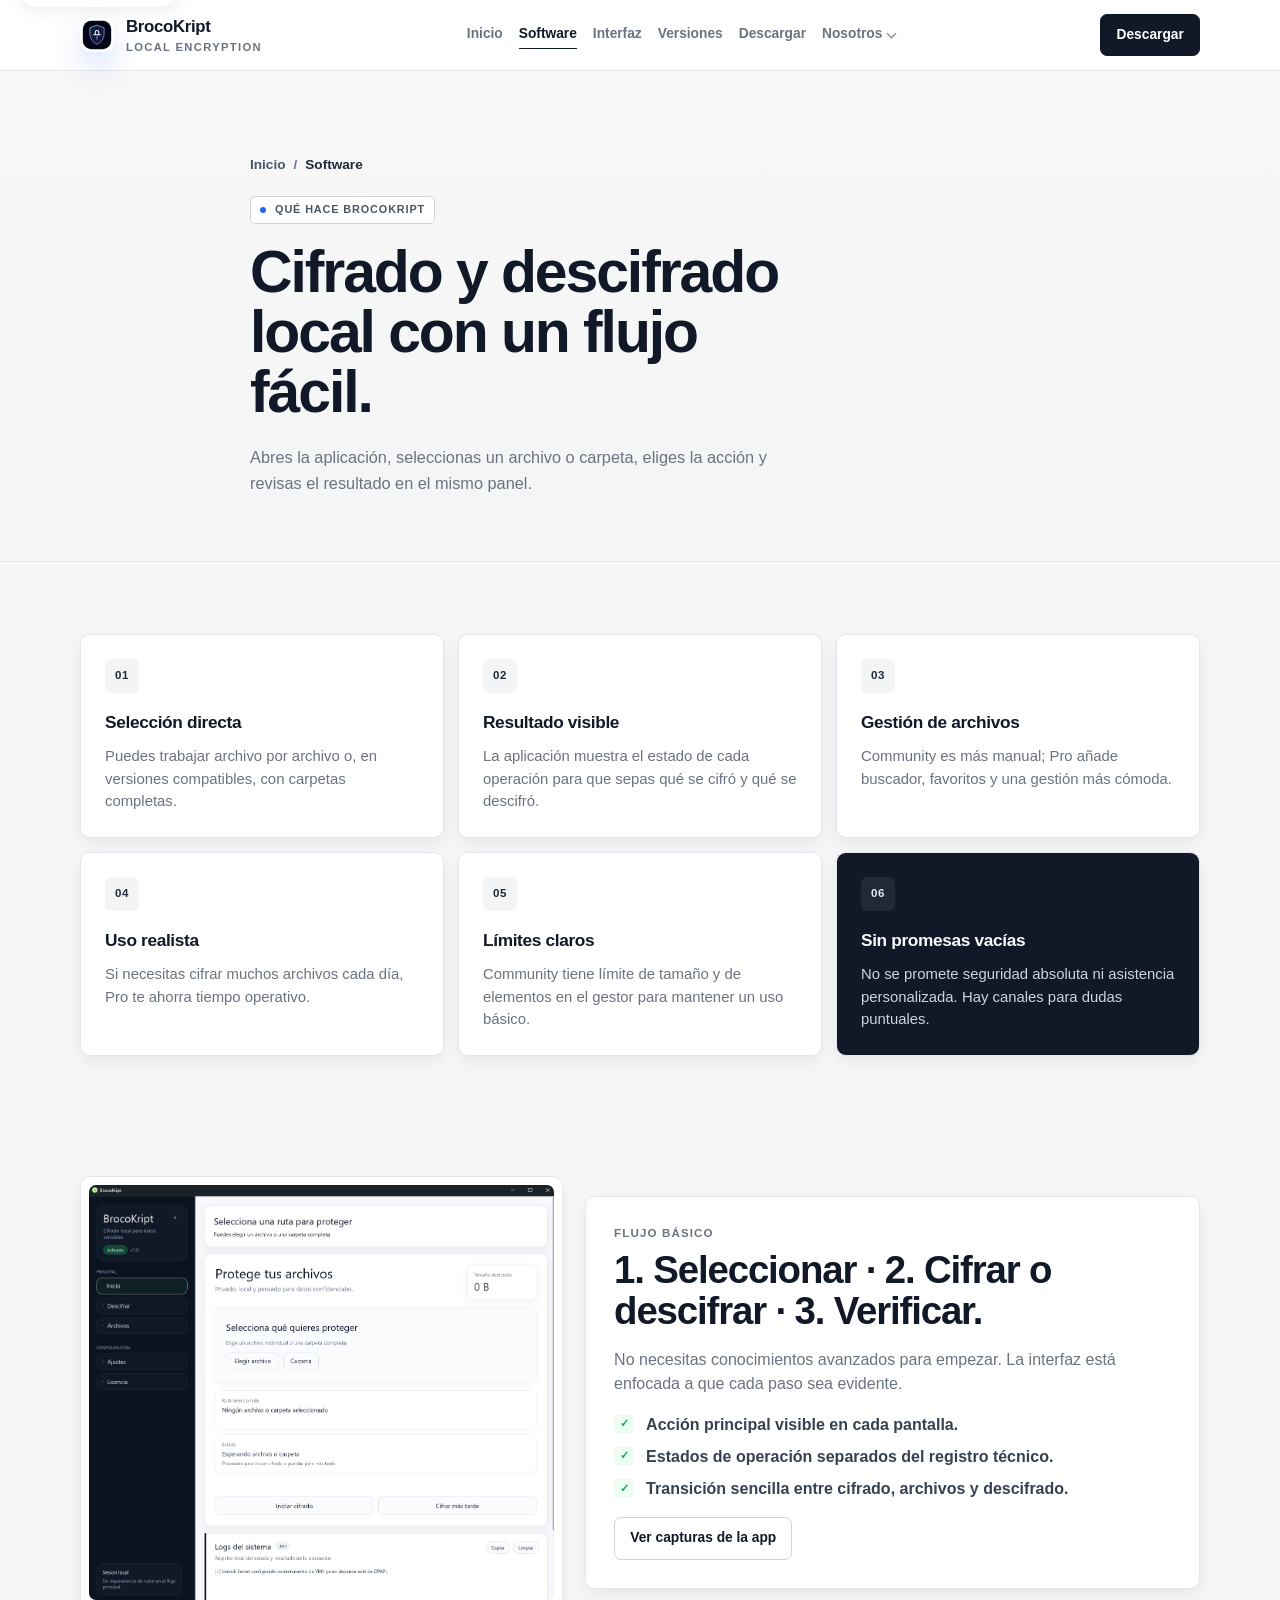
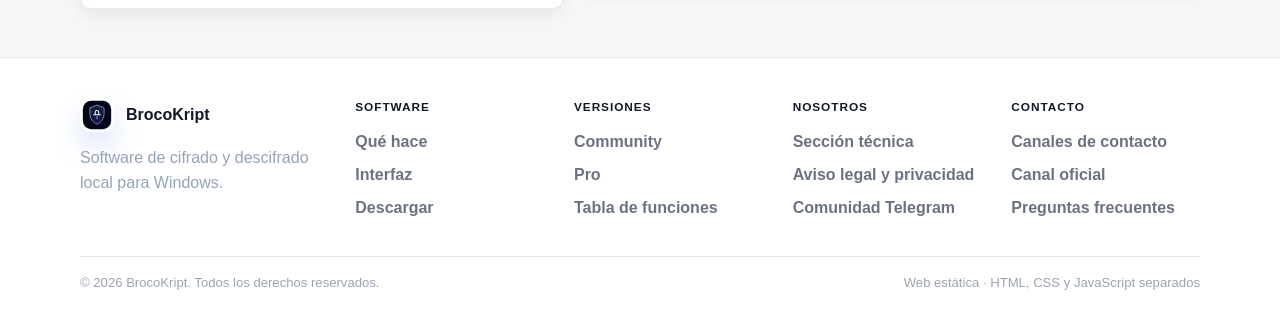
<file: software/index.html>
﻿<!doctype html>
<html lang="es">
<head>
  <meta charset="utf-8">
  <meta name="viewport" content="width=device-width, initial-scale=1">
  <title>Qué hace BrocoKript</title>
  <meta name="description" content="Explicación sencilla de cómo funciona BrocoKript para cifrar y descifrar archivos.">
  <link rel="icon" href="../assets/img/favicon.svg" type="image/svg+xml">
  <link rel="stylesheet" href="../assets/css/styles.css">
</head>
<body>
<a class="skip-link" href="#contenido">Saltar al contenido</a>
<header class="site-header dark-header">
  <div class="container navbar">
    <a class="brand" href="../index.html" aria-label="BrocoKript inicio">
      <img class="brand-mark" src="../assets/img/logo.svg" alt="" width="34" height="34">
      <span><span class="brand-name">BrocoKript</span><span class="brand-sub">Local encryption</span></span>
    </a>
    <nav class="nav-links" data-nav-links aria-label="Navegación principal">
      <a class="" href="../index.html">Inicio</a>
      <a class="active" href="../software/index.html">Software</a>
      <a class="" href="../interfaz/index.html">Interfaz</a>
      <a class="" href="../versiones/index.html">Versiones</a>
      <a class="" href="../descargar/index.html">Descargar</a>
      <div class="nav-dropdown">
        <a class="nav-parent" href="../tecnica/index.html">Nosotros</a>
        <div class="nav-drop-panel">
          <a class="" href="../tecnica/index.html">Sección técnica</a>
          <a class="" href="../legal/index.html">Aviso legal y privacidad</a>
        </div>
      </div>
    </nav>
    <div class="nav-actions">
      <a class="btn btn-primary" href="../descargar/index.html">Descargar</a>
      <button class="menu-btn" type="button" aria-label="Abrir menú" aria-expanded="false" data-menu-btn><span class="menu-lines"></span></button>
    </div>
  </div>
</header>

<main id="contenido">
  <section class="page-hero">
    <canvas class="ambient-canvas" data-ambient-canvas aria-hidden="true"></canvas>
    <div class="hero-grid" aria-hidden="true"></div>
    <div class="container">
      <div class="breadcrumb"><a href="../index.html">Inicio</a><span>/</span><span>Software</span></div>
      <span class="eyebrow"><span class="eyebrow-dot"></span>Qué hace BrocoKript</span>
      <h1>Cifrado y descifrado local con un flujo fácil.</h1>
      <p class="page-lead">Abres la aplicación, seleccionas un archivo o carpeta, eliges la acción y revisas el resultado en el mismo panel.</p>
    </div>
  </section>

  <section class="section">
    <div class="container">
      <div class="grid-3">
        <article class="card reveal"><span class="feature-number">01</span><h3>Selección directa</h3><p>Puedes trabajar archivo por archivo o, en versiones compatibles, con carpetas completas.</p></article>
        <article class="card reveal"><span class="feature-number">02</span><h3>Resultado visible</h3><p>La aplicación muestra el estado de cada operación para que sepas qué se cifró y qué se descifró.</p></article>
        <article class="card reveal"><span class="feature-number">03</span><h3>Gestión de archivos</h3><p>Community es más manual; Pro añade buscador, favoritos y una gestión más cómoda.</p></article>
        <article class="card reveal"><span class="feature-number">04</span><h3>Uso realista</h3><p>Si necesitas cifrar muchos archivos cada día, Pro te ahorra tiempo operativo.</p></article>
        <article class="card reveal"><span class="feature-number">05</span><h3>Límites claros</h3><p>Community tiene límite de tamaño y de elementos en el gestor para mantener un uso básico.</p></article>
        <article class="card card-dark reveal"><span class="feature-number">06</span><h3>Sin promesas vacías</h3><p>No se promete seguridad absoluta ni asistencia personalizada. Hay canales para dudas puntuales.</p></article>
      </div>
    </div>
  </section>

  <section class="section-tight">
    <div class="container split-panel">
      <div class="image-panel reveal"><img src="../assets/img/app-cifrado.png" alt="Pantalla de cifrado de BrocoKript"></div>
      <div class="panel-copy reveal">
        <p class="section-kicker">Flujo básico</p>
        <h2>1. Seleccionar · 2. Cifrar o descifrar · 3. Verificar.</h2>
        <p>No necesitas conocimientos avanzados para empezar. La interfaz está enfocada a que cada paso sea evidente.</p>
        <div class="panel-list">
          <div><span class="check">✓</span><span>Acción principal visible en cada pantalla.</span></div>
          <div><span class="check">✓</span><span>Estados de operación separados del registro técnico.</span></div>
          <div><span class="check">✓</span><span>Transición sencilla entre cifrado, archivos y descifrado.</span></div>
        </div>
        <div style="margin-top:16px;"><a class="btn btn-outline" href="../interfaz/index.html">Ver capturas de la app</a></div>
      </div>
    </div>
  </section>
</main>

<footer class="site-footer">
  <div class="container">
    <div class="footer-grid">
      <div>
        <a class="footer-brand" href="../index.html"><img class="brand-mark" src="../assets/img/logo.svg" alt="" width="34" height="34">BrocoKript</a>
        <p style="max-width:340px;color:#94a3b8;margin-top:14px">Software de cifrado y descifrado local para Windows.</p>
      </div>
      <div class="footer-col"><h4>Software</h4><a href="../software/index.html">Qué hace</a><a href="../interfaz/index.html">Interfaz</a><a href="../descargar/index.html">Descargar</a></div>
      <div class="footer-col"><h4>Versiones</h4><a href="../versiones/index.html">Community</a><a href="../versiones/index.html">Pro</a><a href="../versiones/index.html">Tabla de funciones</a></div>
      <div class="footer-col"><h4>Nosotros</h4><a href="../tecnica/index.html">Sección técnica</a><a href="../legal/index.html">Aviso legal y privacidad</a><a href="https://t.me/brocokript" target="_blank" rel="noopener">Comunidad Telegram</a></div>
      <div class="footer-col"><h4>Contacto</h4><a href="../contacto/index.html">Canales de contacto</a><a href="https://t.me/brocokript" target="_blank" rel="noopener">Canal oficial</a><a href="../descargar/index.html#faq">Preguntas frecuentes</a></div>
    </div>
    <div class="footer-copy"><span>© <span data-year></span> BrocoKript. Todos los derechos reservados.</span><span>Web estática · HTML, CSS y JavaScript separados</span></div>
  </div>
</footer>

<script src="../assets/js/main.js" defer></script>
</body>
</html>
</file>
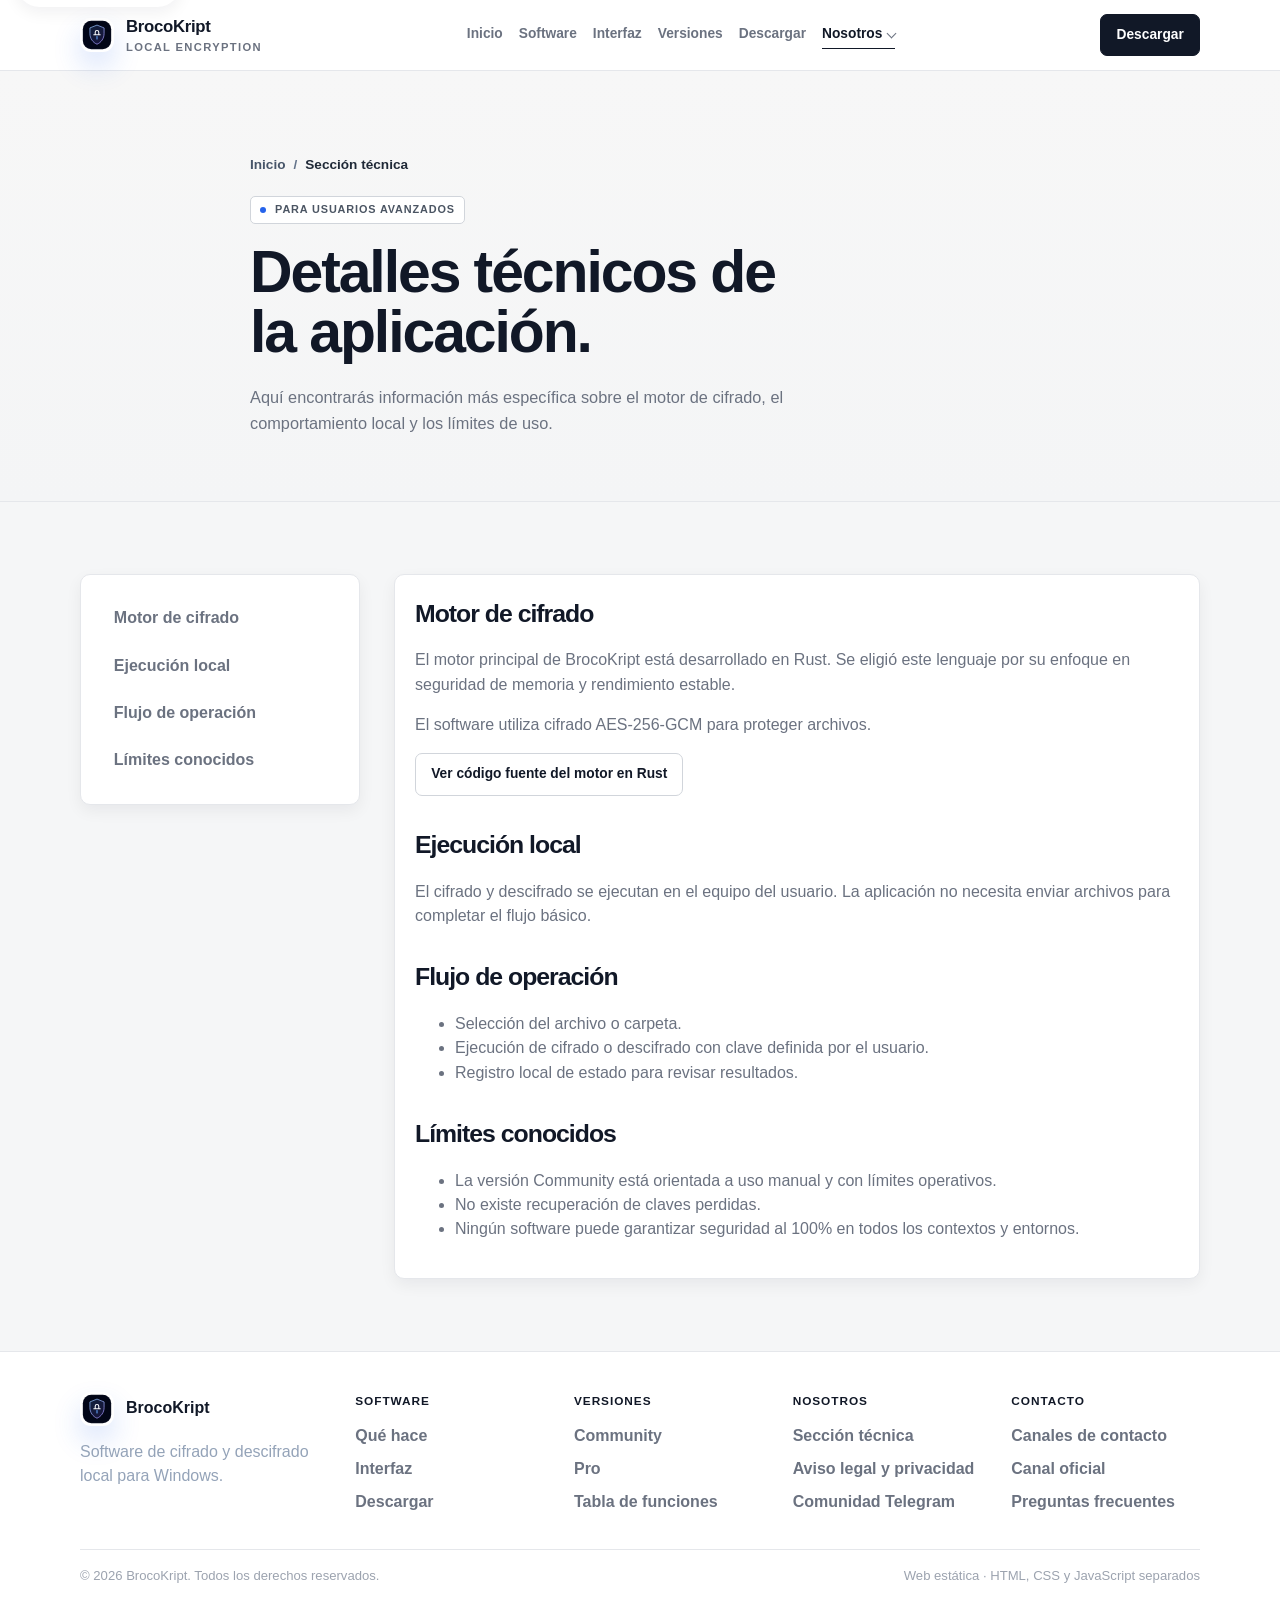
<file: tecnica/index.html>
﻿<!doctype html>
<html lang="es">
<head>
  <meta charset="utf-8">
  <meta name="viewport" content="width=device-width, initial-scale=1">
  <title>Sección técnica — BrocoKript</title>
  <meta name="description" content="Información técnica para usuarios avanzados de BrocoKript.">
  <link rel="icon" href="../assets/img/favicon.svg" type="image/svg+xml">
  <link rel="stylesheet" href="../assets/css/styles.css">
</head>
<body>
<a class="skip-link" href="#contenido">Saltar al contenido</a>
<header class="site-header dark-header">
  <div class="container navbar">
    <a class="brand" href="../index.html" aria-label="BrocoKript inicio">
      <img class="brand-mark" src="../assets/img/logo.svg" alt="" width="34" height="34">
      <span><span class="brand-name">BrocoKript</span><span class="brand-sub">Local encryption</span></span>
    </a>
    <nav class="nav-links" data-nav-links aria-label="Navegación principal">
      <a class="" href="../index.html">Inicio</a>
      <a class="" href="../software/index.html">Software</a>
      <a class="" href="../interfaz/index.html">Interfaz</a>
      <a class="" href="../versiones/index.html">Versiones</a>
      <a class="" href="../descargar/index.html">Descargar</a>
      <div class="nav-dropdown active">
        <a class="nav-parent active" href="../tecnica/index.html">Nosotros</a>
        <div class="nav-drop-panel">
          <a class="active" href="../tecnica/index.html">Sección técnica</a>
          <a class="" href="../legal/index.html">Aviso legal y privacidad</a>
        </div>
      </div>
    </nav>
    <div class="nav-actions">
      <a class="btn btn-primary" href="../descargar/index.html">Descargar</a>
      <button class="menu-btn" type="button" aria-label="Abrir menú" aria-expanded="false" data-menu-btn><span class="menu-lines"></span></button>
    </div>
  </div>
</header>

<main id="contenido">
  <section class="page-hero">
    <canvas class="ambient-canvas" data-ambient-canvas aria-hidden="true"></canvas>
    <div class="hero-grid" aria-hidden="true"></div>
    <div class="container">
      <div class="breadcrumb"><a href="../index.html">Inicio</a><span>/</span><span>Sección técnica</span></div>
      <span class="eyebrow"><span class="eyebrow-dot"></span>Para usuarios avanzados</span>
      <h1>Detalles técnicos de la aplicación.</h1>
      <p class="page-lead">Aquí encontrarás información más específica sobre el motor de cifrado, el comportamiento local y los límites de uso.</p>
    </div>
  </section>

  <section class="section">
    <div class="container legal-content">
      <nav class="legal-nav" aria-label="Índice técnico">
        <a href="#motor">Motor de cifrado</a>
        <a href="#ejecucion">Ejecución local</a>
        <a href="#flujo">Flujo de operación</a>
        <a href="#limites">Límites conocidos</a>
      </nav>

      <article class="legal-doc reveal">
        <h2 id="motor">Motor de cifrado</h2>
        <p>El motor principal de BrocoKript está desarrollado en Rust. Se eligió este lenguaje por su enfoque en seguridad de memoria y rendimiento estable.</p>
        <p>El software utiliza cifrado AES-256-GCM para proteger archivos.</p>
        <p><a class="btn btn-outline" href="https://github.com/brocokript" target="_blank" rel="noopener">Ver código fuente del motor en Rust</a></p>

        <h2 id="ejecucion">Ejecución local</h2>
        <p>El cifrado y descifrado se ejecutan en el equipo del usuario. La aplicación no necesita enviar archivos para completar el flujo básico.</p>

        <h2 id="flujo">Flujo de operación</h2>
        <ul>
          <li>Selección del archivo o carpeta.</li>
          <li>Ejecución de cifrado o descifrado con clave definida por el usuario.</li>
          <li>Registro local de estado para revisar resultados.</li>
        </ul>

        <h2 id="limites">Límites conocidos</h2>
        <ul>
          <li>La versión Community está orientada a uso manual y con límites operativos.</li>
          <li>No existe recuperación de claves perdidas.</li>
          <li>Ningún software puede garantizar seguridad al 100% en todos los contextos y entornos.</li>
        </ul>
      </article>
    </div>
  </section>
</main>

<footer class="site-footer">
  <div class="container">
    <div class="footer-grid">
      <div>
        <a class="footer-brand" href="../index.html"><img class="brand-mark" src="../assets/img/logo.svg" alt="" width="34" height="34">BrocoKript</a>
        <p style="max-width:340px;color:#94a3b8;margin-top:14px">Software de cifrado y descifrado local para Windows.</p>
      </div>
      <div class="footer-col"><h4>Software</h4><a href="../software/index.html">Qué hace</a><a href="../interfaz/index.html">Interfaz</a><a href="../descargar/index.html">Descargar</a></div>
      <div class="footer-col"><h4>Versiones</h4><a href="../versiones/index.html">Community</a><a href="../versiones/index.html">Pro</a><a href="../versiones/index.html">Tabla de funciones</a></div>
      <div class="footer-col"><h4>Nosotros</h4><a href="../tecnica/index.html">Sección técnica</a><a href="../legal/index.html">Aviso legal y privacidad</a><a href="https://t.me/brocokript" target="_blank" rel="noopener">Comunidad Telegram</a></div>
      <div class="footer-col"><h4>Contacto</h4><a href="../contacto/index.html">Canales de contacto</a><a href="https://t.me/brocokript" target="_blank" rel="noopener">Canal oficial</a><a href="../descargar/index.html#faq">Preguntas frecuentes</a></div>
    </div>
    <div class="footer-copy"><span>© <span data-year></span> BrocoKript. Todos los derechos reservados.</span><span>Web estática · HTML, CSS y JavaScript separados</span></div>
  </div>
</footer>

<script src="../assets/js/main.js" defer></script>
</body>
</html>
</file>
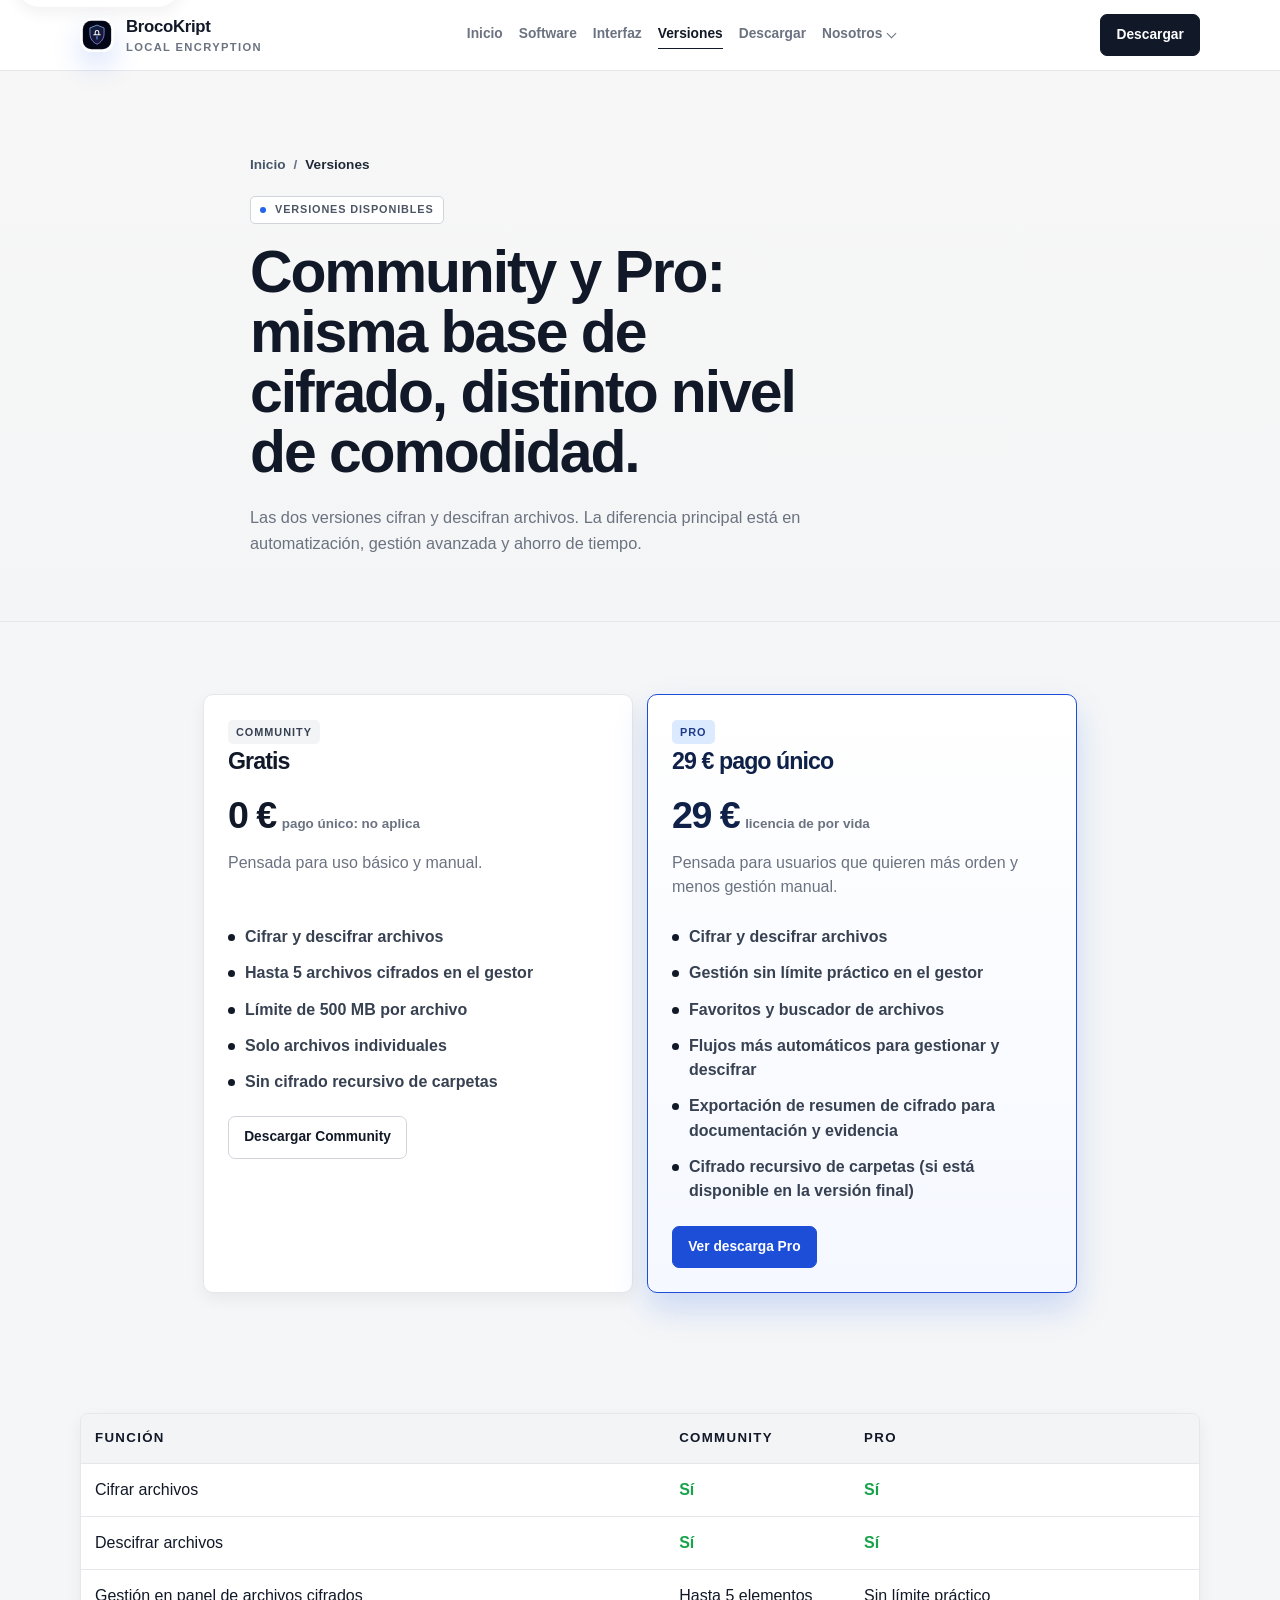
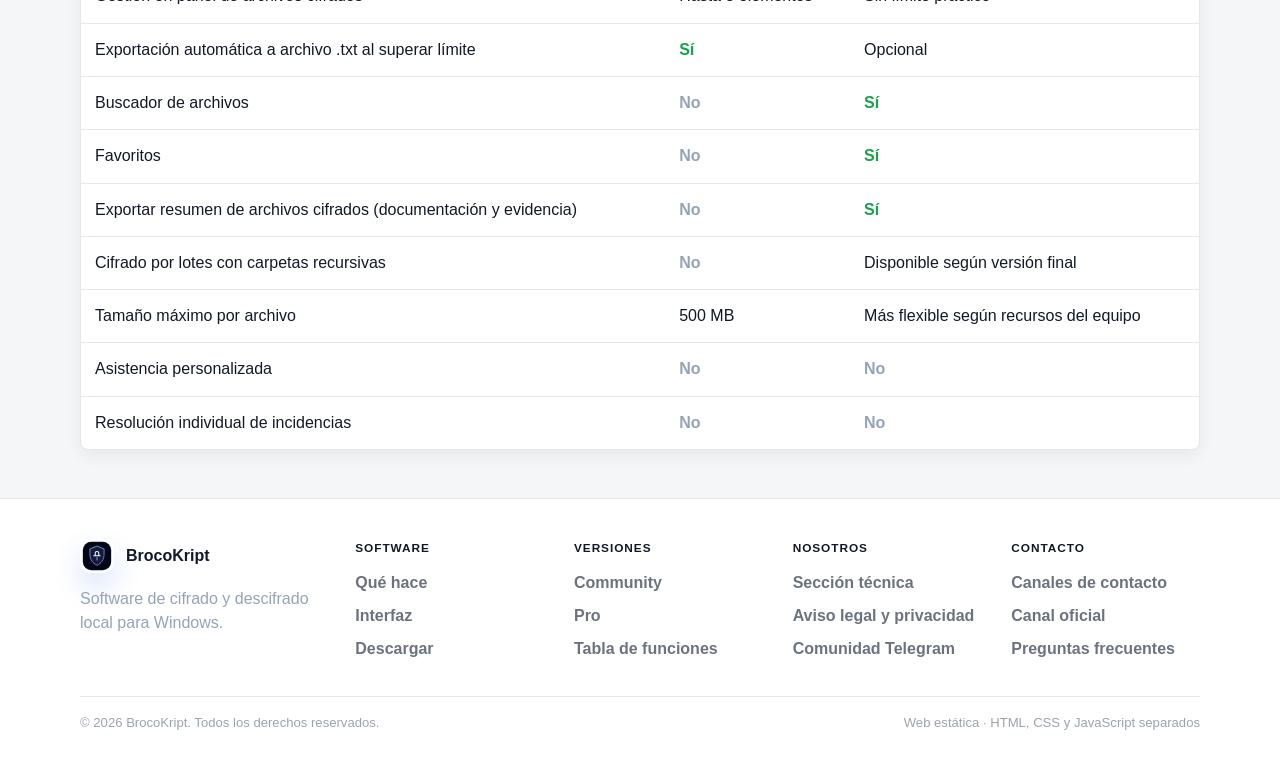
<file: versiones/index.html>
﻿<!doctype html>
<html lang="es">
<head>
  <meta charset="utf-8">
  <meta name="viewport" content="width=device-width, initial-scale=1">
  <title>Versiones y precios — BrocoKript</title>
  <meta name="description" content="Comparativa real entre BrocoKript Community y BrocoKript Pro.">
  <link rel="icon" href="../assets/img/favicon.svg" type="image/svg+xml">
  <link rel="stylesheet" href="../assets/css/styles.css">
</head>
<body>
<a class="skip-link" href="#contenido">Saltar al contenido</a>
<header class="site-header dark-header">
  <div class="container navbar">
    <a class="brand" href="../index.html" aria-label="BrocoKript inicio">
      <img class="brand-mark" src="../assets/img/logo.svg" alt="" width="34" height="34">
      <span><span class="brand-name">BrocoKript</span><span class="brand-sub">Local encryption</span></span>
    </a>
    <nav class="nav-links" data-nav-links aria-label="Navegación principal">
      <a class="" href="../index.html">Inicio</a>
      <a class="" href="../software/index.html">Software</a>
      <a class="" href="../interfaz/index.html">Interfaz</a>
      <a class="active" href="../versiones/index.html">Versiones</a>
      <a class="" href="../descargar/index.html">Descargar</a>
      <div class="nav-dropdown">
        <a class="nav-parent" href="../tecnica/index.html">Nosotros</a>
        <div class="nav-drop-panel">
          <a class="" href="../tecnica/index.html">Sección técnica</a>
          <a class="" href="../legal/index.html">Aviso legal y privacidad</a>
        </div>
      </div>
    </nav>
    <div class="nav-actions">
      <a class="btn btn-primary" href="../descargar/index.html">Descargar</a>
      <button class="menu-btn" type="button" aria-label="Abrir menú" aria-expanded="false" data-menu-btn><span class="menu-lines"></span></button>
    </div>
  </div>
</header>

<main id="contenido">
  <section class="page-hero">
    <canvas class="ambient-canvas" data-ambient-canvas aria-hidden="true"></canvas>
    <div class="hero-grid" aria-hidden="true"></div>
    <div class="container">
      <div class="breadcrumb"><a href="../index.html">Inicio</a><span>/</span><span>Versiones</span></div>
      <span class="eyebrow"><span class="eyebrow-dot"></span>Versiones disponibles</span>
      <h1>Community y Pro: misma base de cifrado, distinto nivel de comodidad.</h1>
      <p class="page-lead">Las dos versiones cifran y descifran archivos. La diferencia principal está en automatización, gestión avanzada y ahorro de tiempo.</p>
    </div>
  </section>

  <section class="section">
    <div class="container">
      <div class="pricing-grid pricing-grid-centered">
        <article class="pricing-card reveal">
          <span class="pricing-tag">Community</span>
          <h3>Gratis</h3>
          <div class="price"><strong>0 €</strong><span>pago único: no aplica</span></div>
          <p>Pensada para uso básico y manual.</p>
          <ul class="pricing-list">
            <li>Cifrar y descifrar archivos</li>
            <li>Hasta 5 archivos cifrados en el gestor</li>
            <li>Límite de 500 MB por archivo</li>
            <li>Solo archivos individuales</li>
            <li>Sin cifrado recursivo de carpetas</li>
          </ul>
          <a class="btn btn-outline" href="../descargar/index.html">Descargar Community</a>
        </article>

        <article class="pricing-card featured pro-highlight reveal">
          <span class="pricing-tag">Pro</span>
          <h3>29 € pago único</h3>
          <div class="price"><strong>29 €</strong><span>licencia de por vida</span></div>
          <p>Pensada para usuarios que quieren más orden y menos gestión manual.</p>
          <ul class="pricing-list">
            <li>Cifrar y descifrar archivos</li>
            <li>Gestión sin límite práctico en el gestor</li>
            <li>Favoritos y buscador de archivos</li>
            <li>Flujos más automáticos para gestionar y descifrar</li>
            <li>Exportación de resumen de cifrado para documentación y evidencia</li>
            <li>Cifrado recursivo de carpetas (si está disponible en la versión final)</li>
          </ul>
          <a class="btn btn-primary" href="../descargar/index.html#comprar">Ver descarga Pro</a>
        </article>
      </div>
    </div>
  </section>

  <section class="section-tight">
    <div class="container">
      <div class="comparison reveal">
        <table>
          <thead>
            <tr><th>Función</th><th>Community</th><th>Pro</th></tr>
          </thead>
          <tbody>
            <tr><td>Cifrar archivos</td><td class="yes">Sí</td><td class="yes">Sí</td></tr>
            <tr><td>Descifrar archivos</td><td class="yes">Sí</td><td class="yes">Sí</td></tr>
            <tr><td>Gestión en panel de archivos cifrados</td><td>Hasta 5 elementos</td><td>Sin límite práctico</td></tr>
            <tr><td>Exportación automática a archivo .txt al superar límite</td><td class="yes">Sí</td><td>Opcional</td></tr>
            <tr><td>Buscador de archivos</td><td class="no">No</td><td class="yes">Sí</td></tr>
            <tr><td>Favoritos</td><td class="no">No</td><td class="yes">Sí</td></tr>
            <tr><td>Exportar resumen de archivos cifrados (documentación y evidencia)</td><td class="no">No</td><td class="yes">Sí</td></tr>
            <tr><td>Cifrado por lotes con carpetas recursivas</td><td class="no">No</td><td>Disponible según versión final</td></tr>
            <tr><td>Tamaño máximo por archivo</td><td>500 MB</td><td>Más flexible según recursos del equipo</td></tr>
            <tr><td>Asistencia personalizada</td><td class="no">No</td><td class="no">No</td></tr>
            <tr><td>Resolución individual de incidencias</td><td class="no">No</td><td class="no">No</td></tr>
          </tbody>
        </table>
      </div>
    </div>
  </section>
</main>

<footer class="site-footer">
  <div class="container">
    <div class="footer-grid">
      <div>
        <a class="footer-brand" href="../index.html"><img class="brand-mark" src="../assets/img/logo.svg" alt="" width="34" height="34">BrocoKript</a>
        <p style="max-width:340px;color:#94a3b8;margin-top:14px">Software de cifrado y descifrado local para Windows.</p>
      </div>
      <div class="footer-col"><h4>Software</h4><a href="../software/index.html">Qué hace</a><a href="../interfaz/index.html">Interfaz</a><a href="../descargar/index.html">Descargar</a></div>
      <div class="footer-col"><h4>Versiones</h4><a href="../versiones/index.html">Community</a><a href="../versiones/index.html">Pro</a><a href="../versiones/index.html">Tabla de funciones</a></div>
      <div class="footer-col"><h4>Nosotros</h4><a href="../tecnica/index.html">Sección técnica</a><a href="../legal/index.html">Aviso legal y privacidad</a><a href="https://t.me/brocokript" target="_blank" rel="noopener">Comunidad Telegram</a></div>
      <div class="footer-col"><h4>Contacto</h4><a href="../contacto/index.html">Canales de contacto</a><a href="https://t.me/brocokript" target="_blank" rel="noopener">Canal oficial</a><a href="../descargar/index.html#faq">Preguntas frecuentes</a></div>
    </div>
    <div class="footer-copy"><span>© <span data-year></span> BrocoKript. Todos los derechos reservados.</span><span>Web estática · HTML, CSS y JavaScript separados</span></div>
  </div>
</footer>

<script src="../assets/js/main.js" defer></script>
</body>
</html>
</file>
<file: assets/css/styles.css>
﻿:root{
  --bg:#f8fafc;
  --surface:#ffffff;
  --surface-2:#f1f5f9;
  --ink:#0f172a;
  --ink-2:#334155;
  --muted:#64748b;
  --muted-2:#94a3b8;
  --line:#e2e8f0;
  --line-dark:rgba(148,163,184,.18);
  --dark:#020617;
  --dark-2:#07111f;
  --dark-3:#0b1220;
  --primary:#2563eb;
  --primary-2:#3b82f6;
  --accent:#7c3aed;
  --safe:#22c55e;
  --warning:#f59e0b;
  --danger:#ef4444;
  --shadow-sm:0 10px 24px rgba(15,23,42,.05);
  --shadow:0 24px 60px rgba(15,23,42,.10);
  --shadow-dark:0 28px 90px rgba(2,6,23,.42);
  --radius:24px;
  --radius-sm:16px;
  --max:1180px;
}

*{box-sizing:border-box}
html{scroll-behavior:smooth}
body{
  margin:0;
  font-family:Inter,ui-sans-serif,system-ui,-apple-system,BlinkMacSystemFont,"Segoe UI",Roboto,Arial,sans-serif;
  color:var(--ink);
  background:radial-gradient(circle at top left,rgba(59,130,246,.08),transparent 32rem),var(--bg);
  line-height:1.55;
  -webkit-font-smoothing:antialiased;
  text-rendering:optimizeLegibility;
}
body.no-scroll{overflow:hidden}
img{max-width:100%;display:block}
a{color:inherit;text-decoration:none}
button,input,textarea{font:inherit}
::selection{background:rgba(37,99,235,.18)}

.skip-link{
  position:absolute;
  top:-40px;
  left:16px;
  z-index:999;
  padding:.7rem 1rem;
  border-radius:999px;
  background:var(--surface);
  color:var(--ink);
  box-shadow:var(--shadow-sm);
}
.skip-link:focus{top:16px}

.container{width:min(var(--max),calc(100% - 40px));margin-inline:auto}
.section{padding:88px 0}
.section-tight{padding:56px 0}
.section-dark{
  position:relative;
  overflow:hidden;
  background:linear-gradient(180deg,#020617 0%,#07111f 100%);
  color:#f8fafc;
}
.section-dark:before{
  content:"";
  position:absolute;
  inset:-30% -10% auto;
  height:540px;
  background:radial-gradient(circle at 18% 20%,rgba(37,99,235,.24),transparent 28%),radial-gradient(circle at 82% 10%,rgba(124,58,237,.20),transparent 31%);
  pointer-events:none;
}

.site-header{
  position:sticky;
  top:0;
  z-index:50;
  border-bottom:1px solid rgba(226,232,240,.65);
  background:rgba(248,250,252,.78);
  backdrop-filter:saturate(180%) blur(18px);
}
.site-header.dark-header{
  border-bottom:1px solid rgba(148,163,184,.13);
  background:rgba(2,6,23,.72);
  color:#f8fafc;
}
.navbar{
  height:76px;
  display:flex;
  align-items:center;
  justify-content:space-between;
  gap:24px;
}
.brand{display:flex;align-items:center;gap:12px;font-weight:700;letter-spacing:-.02em}
.brand-mark{width:34px;height:34px;border-radius:11px;box-shadow:0 14px 28px rgba(37,99,235,.18)}
.brand-name{font-size:1.05rem}
.brand-sub{display:block;font-size:.7rem;font-weight:600;letter-spacing:.12em;text-transform:uppercase;color:var(--muted)}
.dark-header .brand-sub{color:#94a3b8}
.nav-links{display:flex;align-items:center;gap:6px}
.nav-links a{
  padding:.62rem .82rem;
  border-radius:999px;
  color:var(--muted);
  font-size:.94rem;
  font-weight:600;
}
.dark-header .nav-links a{color:#cbd5e1}
.nav-links a:hover,.nav-links a.active{background:rgba(37,99,235,.08);color:var(--ink)}
.dark-header .nav-links a:hover,.dark-header .nav-links a.active{background:rgba(255,255,255,.08);color:#fff}
.nav-actions{display:flex;align-items:center;gap:10px}
.menu-btn{
  display:none;
  width:44px;height:44px;border:1px solid var(--line);border-radius:14px;background:var(--surface);color:var(--ink);
}
.dark-header .menu-btn{border-color:var(--line-dark);background:rgba(255,255,255,.06);color:#fff}
.menu-lines{display:block;width:18px;height:12px;margin:auto;position:relative;border-top:2px solid currentColor;border-bottom:2px solid currentColor}
.menu-lines:before{content:"";position:absolute;left:0;right:0;top:4px;border-top:2px solid currentColor}

.btn{
  display:inline-flex;
  align-items:center;
  justify-content:center;
  gap:.55rem;
  min-height:44px;
  padding:.75rem 1.05rem;
  border-radius:999px;
  border:1px solid transparent;
  font-weight:700;
  font-size:.94rem;
  letter-spacing:-.01em;
  cursor:pointer;
  transition:transform .18s ease,box-shadow .18s ease,background .18s ease,border-color .18s ease,color .18s ease;
}
.btn:hover{transform:translateY(-1px)}
.btn-primary{background:var(--primary);color:#fff;box-shadow:0 16px 30px rgba(37,99,235,.25)}
.btn-primary:hover{background:#1d4ed8;box-shadow:0 18px 36px rgba(37,99,235,.34)}
.btn-dark{background:var(--dark);color:#fff;box-shadow:0 16px 30px rgba(2,6,23,.18)}
.btn-dark:hover{background:#111827}
.btn-light{background:#fff;color:var(--dark);border-color:rgba(255,255,255,.15);box-shadow:0 14px 30px rgba(2,6,23,.18)}
.btn-outline{background:rgba(255,255,255,.62);border-color:var(--line);color:var(--ink)}
.btn-outline:hover{background:#fff;box-shadow:var(--shadow-sm)}
.btn-ghost{background:transparent;border-color:rgba(148,163,184,.24);color:inherit}
.btn-ghost:hover{background:rgba(255,255,255,.08)}

.hero{
  position:relative;
  min-height:780px;
  overflow:hidden;
  color:#f8fafc;
  background:radial-gradient(circle at 13% 10%,rgba(37,99,235,.30),transparent 26rem),radial-gradient(circle at 88% 6%,rgba(124,58,237,.20),transparent 28rem),linear-gradient(135deg,#020617 0%,#07111f 52%,#0b1220 100%);
}
.ambient-canvas{position:absolute;inset:0;width:100%;height:100%;opacity:.7;pointer-events:none}
.hero-grid{
  position:absolute;
  inset:auto 0 0;
  height:44%;
  background-image:linear-gradient(rgba(148,163,184,.12) 1px,transparent 1px),linear-gradient(90deg,rgba(148,163,184,.12) 1px,transparent 1px);
  background-size:58px 58px;
  transform:perspective(760px) rotateX(62deg) translateY(40px);
  transform-origin:bottom;
  mask-image:linear-gradient(transparent,black 36%,transparent);
}
.hero-wrap{
  position:relative;
  z-index:2;
  display:grid;
  grid-template-columns:1fr .92fr;
  gap:52px;
  align-items:center;
  min-height:704px;
  padding:76px 0 58px;
}
.eyebrow{
  display:inline-flex;
  align-items:center;
  gap:.55rem;
  margin-bottom:20px;
  padding:.38rem .7rem;
  border:1px solid rgba(148,163,184,.24);
  border-radius:999px;
  color:#cbd5e1;
  background:rgba(15,23,42,.42);
  font-size:.77rem;
  font-weight:800;
  letter-spacing:.12em;
  text-transform:uppercase;
}
.eyebrow.light{background:#fff;color:var(--primary);border-color:var(--line)}
.eyebrow-dot{width:7px;height:7px;border-radius:50%;background:var(--safe);box-shadow:0 0 0 6px rgba(34,197,94,.12)}
.hero h1,.page-hero h1{
  margin:0;
  font-size:clamp(3rem,6.2vw,6.35rem);
  line-height:.94;
  letter-spacing:-.075em;
}
.hero h1 span,.gradient-text{
  background:linear-gradient(90deg,#f8fafc 0%,#93c5fd 45%,#c4b5fd 100%);
  -webkit-background-clip:text;
  color:transparent;
}
.hero-lead,.page-lead{
  max-width:650px;
  margin:24px 0 0;
  color:#cbd5e1;
  font-size:1.14rem;
}
.hero-actions{display:flex;flex-wrap:wrap;gap:12px;margin-top:34px}
.hero-meta{display:flex;flex-wrap:wrap;gap:10px;margin-top:34px;color:#cbd5e1}
.meta-pill{border:1px solid rgba(148,163,184,.20);background:rgba(255,255,255,.05);border-radius:999px;padding:.45rem .72rem;font-size:.83rem;font-weight:700}

.hero-visual{position:relative;min-height:540px}
.glow-orb{
  position:absolute;
  inset:16px 26px auto auto;
  width:340px;height:340px;
  border-radius:50%;
  background:conic-gradient(from 210deg,rgba(37,99,235,.05),rgba(59,130,246,.48),rgba(124,58,237,.38),rgba(37,99,235,.05));
  filter:blur(.1px);
  opacity:.9;
  animation:orbit 18s linear infinite;
}
.glow-orb:before{
  content:"";
  position:absolute;
  inset:19%;
  border-radius:50%;
  background:radial-gradient(circle at 50% 35%,rgba(255,255,255,.30),rgba(37,99,235,.08) 42%,rgba(2,6,23,.72) 72%);
  border:1px solid rgba(255,255,255,.18);
  box-shadow:inset 0 0 80px rgba(59,130,246,.18),0 0 80px rgba(37,99,235,.20);
}
.glow-orb:after{
  content:"";
  position:absolute;
  inset:10%;
  border-radius:50%;
  border:1px solid rgba(255,255,255,.18);
  transform:rotateX(68deg) rotateZ(-14deg);
}
@keyframes orbit{to{transform:rotate(360deg)}}
.product-window{
  position:absolute;
  left:0;
  right:0;
  bottom:0;
  border:1px solid rgba(255,255,255,.14);
  border-radius:28px;
  background:rgba(255,255,255,.08);
  backdrop-filter:blur(22px);
  padding:12px;
  box-shadow:var(--shadow-dark);
  transform:translateY(4px) rotate(-1deg);
}
.window-bar{height:42px;border-radius:18px 18px 10px 10px;background:#0b1220;display:flex;align-items:center;padding:0 14px;gap:8px;color:#94a3b8;font-size:.74rem;font-weight:700;letter-spacing:.08em;text-transform:uppercase}
.win-dot{width:9px;height:9px;border-radius:999px;background:#334155}.win-dot:nth-child(2){background:#475569}.win-dot:nth-child(3){background:#64748b}.win-path{margin-left:auto}
.product-window img{border-radius:16px;box-shadow:0 30px 70px rgba(2,6,23,.42)}
.status-card{
  position:absolute;
  right:-20px;bottom:68px;
  width:240px;
  border:1px solid rgba(255,255,255,.16);
  border-radius:22px;
  padding:18px;
  color:#e2e8f0;
  background:rgba(2,6,23,.78);
  backdrop-filter:blur(20px);
  box-shadow:0 24px 60px rgba(2,6,23,.38);
}
.status-card strong{display:block;font-size:1.55rem;color:#fff;letter-spacing:-.04em}.status-card span{font-size:.82rem;color:#94a3b8}.status-line{height:8px;margin-top:16px;border-radius:999px;background:#1e293b;overflow:hidden}.status-line:before{content:"";display:block;width:74%;height:100%;border-radius:inherit;background:linear-gradient(90deg,#2563eb,#8b5cf6)}

.trust-row{
  position:relative;
  z-index:3;
  display:grid;
  grid-template-columns:repeat(5,1fr);
  gap:12px;
  padding:0 0 34px;
}
.trust-item{
  border:1px solid rgba(148,163,184,.18);
  border-radius:18px;
  padding:16px;
  background:rgba(255,255,255,.05);
  color:#cbd5e1;
  font-size:.9rem;
  font-weight:700;
}
.trust-item b{display:block;color:#fff;font-size:.82rem;text-transform:uppercase;letter-spacing:.08em;margin-bottom:4px}

.page-hero{
  position:relative;
  overflow:hidden;
  padding:96px 0 72px;
  color:#f8fafc;
  background:radial-gradient(circle at 15% 5%,rgba(37,99,235,.28),transparent 28rem),radial-gradient(circle at 85% 20%,rgba(124,58,237,.18),transparent 30rem),linear-gradient(135deg,#020617 0%,#07111f 100%);
}
.page-hero .container{position:relative;z-index:2}.page-hero h1{max-width:860px;font-size:clamp(2.7rem,5.8vw,5.4rem)}
.breadcrumb{display:flex;gap:8px;align-items:center;margin-bottom:18px;color:#94a3b8;font-size:.85rem;font-weight:700}.breadcrumb a{color:#e2e8f0}.breadcrumb span{color:#64748b}

.section-head{display:flex;align-items:end;justify-content:space-between;gap:28px;margin-bottom:32px}
.section-kicker{margin:0 0 10px;color:var(--primary);font-weight:850;text-transform:uppercase;letter-spacing:.12em;font-size:.78rem}
.section-title{margin:0;font-size:clamp(2rem,3.6vw,3.7rem);line-height:1.03;letter-spacing:-.055em;color:var(--ink)}
.section-copy{max-width:650px;margin:14px 0 0;color:var(--muted);font-size:1.04rem}.section-dark .section-title{color:#fff}.section-dark .section-copy{color:#cbd5e1}

.grid-3{display:grid;grid-template-columns:repeat(3,1fr);gap:18px}.grid-2{display:grid;grid-template-columns:repeat(2,1fr);gap:20px}.grid-4{display:grid;grid-template-columns:repeat(4,1fr);gap:16px}
.card{
  position:relative;
  border:1px solid var(--line);
  border-radius:var(--radius);
  background:var(--surface);
  padding:28px;
  box-shadow:var(--shadow-sm);
}
.card:hover{box-shadow:var(--shadow);transform:translateY(-2px)}
.card,.feature-number,.shot-card,.pricing-card,.download-card{transition:transform .22s ease,box-shadow .22s ease,border-color .22s ease}
.card h3{margin:0 0 10px;font-size:1.28rem;letter-spacing:-.03em}.card p{margin:0;color:var(--muted)}
.feature-number{
  display:inline-flex;
  width:42px;height:42px;
  align-items:center;justify-content:center;
  margin-bottom:22px;
  border-radius:14px;
  background:#f1f5f9;
  color:#2563eb;
  font-weight:850;
  font-size:.82rem;
  letter-spacing:.06em;
}
.card-dark{background:linear-gradient(180deg,#07111f,#020617);border-color:rgba(148,163,184,.18);color:#fff;box-shadow:0 28px 70px rgba(2,6,23,.28)}
.card-dark p{color:#cbd5e1}.card-dark .feature-number{background:rgba(255,255,255,.08);color:#93c5fd}

.split-panel{
  display:grid;
  grid-template-columns:.88fr 1.12fr;
  gap:22px;
  align-items:center;
}
.panel-copy{padding:36px;border:1px solid var(--line);border-radius:var(--radius);background:#fff;box-shadow:var(--shadow-sm)}
.panel-copy h2{margin:0;font-size:clamp(2rem,3.6vw,3.2rem);letter-spacing:-.055em;line-height:1.06}.panel-copy p{color:var(--muted)}
.panel-list{display:grid;gap:10px;margin-top:22px}.panel-list div{display:flex;gap:12px;align-items:flex-start;color:var(--ink-2);font-weight:650}.check{width:20px;height:20px;flex:0 0 20px;border-radius:50%;background:rgba(34,197,94,.13);color:#16a34a;display:inline-grid;place-items:center;font-size:.7rem;font-weight:900;margin-top:2px}
.image-panel{padding:12px;border-radius:28px;background:#0b1220;box-shadow:var(--shadow);border:1px solid rgba(15,23,42,.08)}
.image-panel img{border-radius:18px}

.interface-grid{display:grid;grid-template-columns:1.2fr .8fr;gap:20px;align-items:start}.shot-card{border:1px solid var(--line);border-radius:28px;background:#fff;box-shadow:var(--shadow-sm);overflow:hidden}.shot-card.featured{grid-row:span 2}.shot-meta{display:flex;align-items:center;justify-content:space-between;gap:14px;padding:18px 20px;border-bottom:1px solid var(--line);background:linear-gradient(180deg,#fff,#f8fafc)}.shot-meta h3{margin:0;font-size:1rem}.shot-meta span{color:var(--muted);font-size:.82rem;font-weight:700;text-transform:uppercase;letter-spacing:.08em}.shot-card img{width:100%;height:auto}

.pricing-grid{display:grid;grid-template-columns:repeat(3,1fr);gap:20px;align-items:stretch}.pricing-card{position:relative;border:1px solid var(--line);border-radius:28px;background:#fff;padding:30px;box-shadow:var(--shadow-sm)}.pricing-card.featured{border-color:rgba(37,99,235,.32);box-shadow:0 28px 70px rgba(37,99,235,.14);transform:translateY(-8px)}.pricing-tag{display:inline-flex;align-items:center;min-height:30px;padding:.35rem .62rem;border-radius:999px;background:#f1f5f9;color:var(--primary);font-size:.75rem;font-weight:850;text-transform:uppercase;letter-spacing:.09em}.price{display:flex;align-items:baseline;gap:6px;margin:18px 0 10px}.price strong{font-size:3.4rem;letter-spacing:-.07em;line-height:1}.price span{color:var(--muted);font-weight:700}.pricing-card h3{margin:0;font-size:1.45rem;letter-spacing:-.04em}.pricing-card p{color:var(--muted);min-height:52px}.pricing-list{list-style:none;margin:22px 0;padding:0;display:grid;gap:12px}.pricing-list li{display:flex;gap:10px;align-items:flex-start;color:var(--ink-2);font-weight:620}.pricing-list li:before{content:"";width:7px;height:7px;margin-top:9px;border-radius:50%;background:var(--primary);flex:0 0 auto}.pricing-note{font-size:.82rem;color:var(--muted);margin-top:14px}.comparison{overflow:auto;border:1px solid var(--line);border-radius:24px;background:#fff;box-shadow:var(--shadow-sm)}.comparison table{width:100%;border-collapse:collapse;min-width:720px}.comparison th,.comparison td{padding:18px 20px;text-align:left;border-bottom:1px solid var(--line)}.comparison th{background:#f8fafc;color:var(--ink);font-size:.83rem;text-transform:uppercase;letter-spacing:.1em}.comparison tr:last-child td{border-bottom:none}.yes{color:#16a34a;font-weight:900}.no{color:#94a3b8;font-weight:900}

.download-layout{display:grid;grid-template-columns:1fr .72fr;gap:22px;align-items:start}.download-card{border:1px solid var(--line);border-radius:28px;background:#fff;padding:30px;box-shadow:var(--shadow-sm)}.download-card h2{margin:0 0 10px;font-size:2rem;letter-spacing:-.045em}.version-row{display:flex;justify-content:space-between;gap:14px;padding:14px 0;border-bottom:1px solid var(--line);color:var(--muted)}.version-row b{color:var(--ink)}.steps{counter-reset:step;display:grid;gap:14px;margin:24px 0}.step{counter-increment:step;border:1px solid var(--line);border-radius:18px;padding:16px 18px 16px 58px;position:relative;background:#fff}.step:before{content:counter(step);position:absolute;left:18px;top:17px;width:26px;height:26px;border-radius:9px;background:#eff6ff;color:var(--primary);display:grid;place-items:center;font-size:.82rem;font-weight:850}.step b{display:block;margin-bottom:2px}.step span{color:var(--muted);font-size:.94rem}

.faq{display:grid;gap:12px}.faq-item{border:1px solid var(--line);border-radius:20px;background:#fff;overflow:hidden}.faq-question{width:100%;border:0;background:transparent;padding:20px 22px;display:flex;justify-content:space-between;gap:20px;align-items:center;text-align:left;font-weight:800;color:var(--ink);cursor:pointer}.faq-question:after{content:"+";font-size:1.35rem;color:var(--muted)}.faq-item.open .faq-question:after{content:"−"}.faq-answer{display:none;padding:0 22px 22px;color:var(--muted)}.faq-item.open .faq-answer{display:block}

.legal-content{display:grid;grid-template-columns:280px 1fr;gap:34px;align-items:start}.legal-nav{position:sticky;top:98px;border:1px solid var(--line);border-radius:22px;background:#fff;padding:14px;box-shadow:var(--shadow-sm)}.legal-nav a{display:block;padding:.72rem .8rem;border-radius:14px;color:var(--muted);font-weight:700}.legal-nav a:hover{background:#f1f5f9;color:var(--ink)}.legal-doc{border:1px solid var(--line);border-radius:28px;background:#fff;padding:36px;box-shadow:var(--shadow-sm)}.legal-doc h2{font-size:1.55rem;margin:30px 0 10px;letter-spacing:-.04em}.legal-doc h2:first-child{margin-top:0}.legal-doc p,.legal-doc li{color:var(--muted)}

.cta-band{position:relative;overflow:hidden;border-radius:34px;padding:46px;background:linear-gradient(135deg,#020617,#0b1220);color:#fff;box-shadow:var(--shadow-dark)}.cta-band:before{content:"";position:absolute;inset:-60% auto auto 50%;width:520px;height:520px;border-radius:50%;background:radial-gradient(circle,rgba(37,99,235,.42),transparent 64%)}.cta-band-inner{position:relative;z-index:1;display:flex;align-items:center;justify-content:space-between;gap:28px}.cta-band h2{margin:0;font-size:clamp(2rem,4vw,3.6rem);line-height:1.04;letter-spacing:-.06em}.cta-band p{margin:12px 0 0;color:#cbd5e1;max-width:600px}

.site-footer{background:#020617;color:#cbd5e1;padding:52px 0 28px}.footer-grid{display:grid;grid-template-columns:1.3fr repeat(4,1fr);gap:30px}.footer-brand{display:flex;gap:12px;align-items:center;color:#fff;font-weight:850}.footer-col h4{margin:0 0 14px;color:#fff;font-size:.85rem;text-transform:uppercase;letter-spacing:.12em}.footer-col a{display:block;color:#94a3b8;margin:.55rem 0;font-weight:650}.footer-col a:hover{color:#fff}.footer-copy{display:flex;justify-content:space-between;gap:16px;margin-top:42px;padding-top:24px;border-top:1px solid rgba(148,163,184,.15);color:#64748b;font-size:.88rem}

.reveal{opacity:0;transform:translateY(18px);transition:opacity .65s ease,transform .65s ease}.reveal.visible{opacity:1;transform:none}

@media (max-width:1020px){
  .nav-links{position:fixed;inset:76px 16px auto 16px;display:none;flex-direction:column;align-items:stretch;padding:14px;border:1px solid var(--line);border-radius:22px;background:#fff;box-shadow:var(--shadow);color:var(--ink)}
  .dark-header .nav-links{border-color:var(--line-dark);background:#07111f;color:#fff}.nav-links.open{display:flex}.nav-links a{border-radius:14px}.menu-btn{display:inline-grid;place-items:center}.nav-actions .btn{display:none}
  .hero-wrap,.split-panel,.interface-grid,.download-layout,.legal-content{grid-template-columns:1fr}.hero{min-height:auto}.hero-wrap{min-height:auto}.hero-visual{min-height:520px}.trust-row{grid-template-columns:repeat(2,1fr)}.grid-3,.pricing-grid{grid-template-columns:1fr}.grid-4{grid-template-columns:repeat(2,1fr)}.pricing-card.featured{transform:none}.footer-grid{grid-template-columns:1fr 1fr}.cta-band-inner{align-items:flex-start;flex-direction:column}.legal-nav{position:relative;top:auto}
}
@media (max-width:640px){
  .container{width:min(var(--max),calc(100% - 28px))}.section{padding:62px 0}.navbar{height:68px}.nav-links{inset:68px 14px auto}.hero-wrap{padding:54px 0 34px}.hero h1,.page-hero h1{font-size:3.1rem}.hero-lead,.page-lead{font-size:1rem}.hero-visual{min-height:410px}.glow-orb{width:250px;height:250px;right:0}.status-card{display:none}.product-window{transform:none}.trust-row,.grid-2,.grid-4{grid-template-columns:1fr}.section-head{display:block}.card,.panel-copy,.download-card,.legal-doc{padding:22px}.cta-band{padding:30px;border-radius:26px}.footer-grid{grid-template-columns:1fr}.footer-copy{flex-direction:column}.price strong{font-size:2.7rem}.window-bar{height:34px}.win-path{display:none}
}

@media (prefers-reduced-motion:reduce){
  *,*:before,*:after{animation:none!important;scroll-behavior:auto!important;transition:none!important}.reveal{opacity:1;transform:none}
}

/* Interface gallery (single image carousel) */
.interface-gallery{
  border:1px solid var(--line);
  border-radius:28px;
  background:#fff;
  box-shadow:var(--shadow-sm);
  overflow:hidden;
}

.interface-gallery .shot-meta{
  padding:16px 20px;
}

.gallery-stage{
  position:relative;
  background:#f8fafc;
  border-top:1px solid var(--line);
}

.gallery-stage img{
  width:100%;
  height:auto;
  display:block;
}

.gallery-nav{
  position:absolute;
  top:50%;
  transform:translateY(-50%);
  width:42px;
  height:42px;
  border-radius:999px;
  border:1px solid rgba(148,163,184,.35);
  background:rgba(15,23,42,.76);
  color:#f8fafc;
  display:grid;
  place-items:center;
  font-size:1.4rem;
  line-height:1;
  cursor:pointer;
  z-index:2;
}

.gallery-nav.prev{left:14px}
.gallery-nav.next{right:14px}

.gallery-nav:hover{
  background:#0f172a;
}

.gallery-dots{
  display:flex;
  justify-content:center;
  align-items:center;
  gap:8px;
  padding:14px 16px 16px;
  border-top:1px solid var(--line);
  background:#fff;
}

.gallery-dot{
  width:9px;
  height:9px;
  border-radius:999px;
  border:none;
  background:#cbd5e1;
  cursor:pointer;
  transition:transform .2s ease, background .2s ease;
}

.gallery-dot.active{
  width:24px;
  border-radius:999px;
  background:var(--primary);
}

@media (max-width:640px){
  .gallery-nav{
    width:36px;
    height:36px;
    font-size:1.2rem;
  }
  .gallery-nav.prev{left:10px}
  .gallery-nav.next{right:10px}
}

/* --- Minimal Commercial Redesign Override (2026-05) --- */
:root{
  --bg:#f5f6f7;
  --surface:#ffffff;
  --surface-2:#f3f4f6;
  --ink:#111827;
  --ink-2:#374151;
  --muted:#6b7280;
  --muted-2:#9ca3af;
  --line:#e5e7eb;
  --line-dark:#d1d5db;
  --primary:#111827;
  --primary-2:#1f2937;
  --accent:#334155;
  --safe:#16a34a;
  --shadow-sm:0 6px 16px rgba(17,24,39,.06);
  --shadow:0 10px 28px rgba(17,24,39,.09);
  --shadow-dark:0 14px 36px rgba(2,6,23,.22);
  --radius:10px;
  --radius-sm:8px;
}

body{
  background:var(--bg);
  color:var(--ink);
  font-family:"Segoe UI",Inter,Roboto,Arial,sans-serif;
  line-height:1.52;
}

.container{width:min(1120px,calc(100% - 40px));}

.site-header,
.site-header.dark-header{
  border-bottom:1px solid var(--line);
  background:#fff;
  color:var(--ink);
  backdrop-filter:none;
}

.brand-sub,
.dark-header .brand-sub{color:var(--muted)}

.navbar{height:70px}

.nav-links{gap:16px}

.nav-links a,
.dark-header .nav-links a{
  padding:.2rem 0;
  border-radius:0;
  color:var(--muted);
  font-size:.86rem;
  font-weight:700;
  border-bottom:1px solid transparent;
}

.nav-links a:hover,
.nav-links a.active,
.dark-header .nav-links a:hover,
.dark-header .nav-links a.active{
  background:transparent;
  color:var(--ink);
  border-bottom-color:var(--ink);
}

.nav-dropdown{position:relative}
.nav-parent{display:inline-flex;align-items:center;gap:6px}
.nav-parent::after{
  content:"";
  width:6px;
  height:6px;
  border-right:1.5px solid var(--muted);
  border-bottom:1.5px solid var(--muted);
  transform:translateY(-1px) rotate(45deg);
}
.nav-dropdown:hover .nav-parent::after,
.nav-dropdown:focus-within .nav-parent::after{
  transform:translateY(1px) rotate(-135deg);
}
.nav-dropdown.active .nav-parent{color:var(--ink);border-bottom-color:var(--ink)}
.nav-drop-panel{
  position:absolute;
  top:calc(100% + 10px);
  left:0;
  min-width:270px;
  padding:8px;
  display:grid;
  gap:2px;
  background:#fff;
  border:1px solid var(--line);
  box-shadow:0 14px 26px rgba(17,24,39,.10);
  opacity:0;
  visibility:hidden;
  transform:translateY(8px);
  transition:opacity .18s ease,transform .18s ease,visibility .18s ease;
  z-index:60;
}
.nav-drop-panel a{
  display:block;
  padding:.5rem .62rem;
  color:var(--muted);
  border-radius:6px;
  border-bottom:0;
}
.nav-drop-panel a:hover,
.nav-drop-panel a.active{
  color:var(--ink);
  background:#f3f4f6;
}
.nav-dropdown:hover .nav-drop-panel,
.nav-dropdown:focus-within .nav-drop-panel{
  opacity:1;
  visibility:visible;
  transform:none;
}

.btn{
  min-height:40px;
  border-radius:7px;
  padding:.62rem .95rem;
  font-size:.86rem;
  font-weight:700;
  letter-spacing:0;
  box-shadow:none;
}

.btn-primary{
  background:var(--ink);
  border-color:var(--ink);
  color:#fff;
}
.btn-primary:hover{background:#000;border-color:#000;box-shadow:none}

.btn-light,
.btn-outline,
.btn-dark{
  background:#fff;
  color:var(--ink);
  border-color:var(--line-dark);
  box-shadow:none;
}

.btn-light:hover,
.btn-outline:hover,
.btn-dark:hover{
  background:#f9fafb;
  box-shadow:none;
}

.menu-btn{border-radius:8px}
.dark-header .menu-btn{
  border-color:var(--line-dark);
  background:#fff;
  color:var(--ink);
}

.hero,
.page-hero{
  min-height:0;
  color:var(--ink);
  background:linear-gradient(180deg,#f7f7f7 0%, #f4f5f6 100%);
  border-bottom:1px solid var(--line);
}

.hero::before,
.hero::after,
.section-dark:before,
.cta-band:before,
.ambient-canvas,
.hero-grid,
.glow-orb,
.status-card{
  display:none !important;
}

.hero-wrap{
  min-height:0;
  padding:54px 0 30px;
  gap:36px;
  grid-template-columns:1fr 1.05fr;
  align-items:start;
}

.page-hero{
  padding:72px 0 52px;
}

.hero h1,
.page-hero h1{
  color:var(--ink);
  font-size:clamp(2.15rem,4.4vw,4rem);
  line-height:1.02;
  letter-spacing:-.035em;
  max-width:12.5ch;
}

.hero h1 span,
.gradient-text{
  background:none;
  color:var(--ink);
}

.hero-lead,
.page-lead{
  margin-top:18px;
  color:var(--muted);
  font-size:1.02rem;
  max-width:60ch;
}

.hero-actions{margin-top:24px}

.eyebrow,
.eyebrow.light{
  margin-bottom:14px;
  padding:.3rem .58rem;
  border-radius:5px;
  border:1px solid var(--line-dark);
  background:#fff;
  color:#4b5563;
  letter-spacing:.08em;
  font-size:.68rem;
}

.eyebrow-dot{
  width:6px;
  height:6px;
  box-shadow:none;
  background:#2563eb;
}

.hero-meta{margin-top:20px;gap:8px}

.meta-pill{
  border-radius:5px;
  border:1px solid var(--line);
  background:#fff;
  color:#4b5563;
  padding:.36rem .56rem;
  font-size:.78rem;
}

.product-window{
  position:relative;
  border-radius:10px;
  padding:8px;
  border:1px solid var(--line);
  background:#fff;
  box-shadow:var(--shadow-sm);
  transform:none;
}

.window-bar{
  height:34px;
  border:1px solid var(--line);
  border-radius:6px;
  background:#f3f4f6;
  color:#6b7280;
}

.product-window img{
  border-radius:7px;
  border:1px solid var(--line);
  box-shadow:none;
}

.trust-row{
  grid-template-columns:repeat(5,1fr);
  gap:10px;
  padding:0 0 26px;
}

.trust-item{
  border:1px solid var(--line);
  border-radius:8px;
  padding:12px 12px;
  background:#fff;
  color:#4b5563;
  font-size:.84rem;
}

.trust-item b{
  color:#111827;
  font-size:.72rem;
  margin-bottom:2px;
}

.section{padding:72px 0}
.section-tight{padding:48px 0}

.section-head{align-items:flex-start;gap:22px}

.section-kicker{
  margin:0 0 8px;
  color:#4b5563;
  font-size:.72rem;
  letter-spacing:.1em;
}

.section-title{
  font-size:clamp(1.75rem,3.1vw,2.8rem);
  line-height:1.06;
  letter-spacing:-.03em;
}

.section-copy{margin-top:8px;color:var(--muted);font-size:.96rem}

.card,
.panel-copy,
.image-panel,
.shot-card,
.pricing-card,
.download-card,
.comparison,
.legal-nav,
.legal-doc,
.cta-band,
.interface-gallery,
.faq-item{
  border-radius:10px;
  border-color:var(--line);
  box-shadow:var(--shadow-sm);
}

.card{
  padding:24px;
  background:#fff;
}

.card:hover,
.shot-card:hover,
.pricing-card:hover,
.download-card:hover{
  transform:none;
  box-shadow:var(--shadow-sm);
}

.feature-number{
  width:34px;
  height:34px;
  border-radius:6px;
  margin-bottom:16px;
  font-size:.72rem;
  background:#f3f4f6;
  color:#1f2937;
}

.card h3{font-size:1.08rem;letter-spacing:-.02em}
.card p{font-size:.93rem}

.card-dark,
.section-dark{
  background:#111827;
  color:#f9fafb;
}

.card-dark p,
.section-dark .section-copy{color:#cbd5e1}

.card-dark .feature-number{
  background:#1f2937;
  color:#dbeafe;
}

.section-dark{
  overflow:visible;
}

.panel-copy{padding:28px}
.panel-copy h2{font-size:clamp(1.7rem,3vw,2.4rem);letter-spacing:-.03em}
.panel-list{gap:8px;margin-top:16px}

.check{
  width:18px;
  height:18px;
  border-radius:4px;
  background:#ecfdf3;
}

.image-panel{padding:8px;background:#fff}
.image-panel img{border-radius:7px}

.shot-meta{
  padding:14px 16px;
  background:#fff;
}

.shot-meta h3{font-size:.95rem}
.shot-meta span{font-size:.72rem;letter-spacing:.08em}

.pricing-grid,
.grid-3,
.grid-4,
.grid-2{gap:14px}

.pricing-card{padding:24px}

.pricing-card.featured{
  transform:none;
  border-color:#9ca3af;
  box-shadow:var(--shadow-sm);
}

.pricing-tag{
  border-radius:5px;
  min-height:24px;
  padding:.2rem .5rem;
  background:#f3f4f6;
  color:#374151;
  font-size:.68rem;
}

.price strong{font-size:2.35rem;letter-spacing:-.04em}
.price span{font-size:.84rem}

.comparison{border-radius:8px}
.comparison th,
.comparison td{padding:14px 14px}
.comparison th{background:#f3f4f6}

.download-card{padding:24px}
.download-card h2{font-size:1.6rem;letter-spacing:-.02em}

.step{
  border-radius:8px;
  padding:14px 14px 14px 50px;
}

.step:before{
  left:14px;
  top:15px;
  border-radius:5px;
  width:22px;
  height:22px;
}

.legal-nav,
.legal-doc{
  padding:20px;
}

.legal-nav a{border-radius:6px}

.cta-band{
  padding:32px;
  background:#111827;
  color:#f9fafb;
}

.cta-band h2{
  font-size:clamp(1.7rem,3.1vw,2.5rem);
  letter-spacing:-.03em;
}

.cta-band p{color:#d1d5db;max-width:56ch}

.site-footer{
  background:#fff;
  color:var(--muted);
  border-top:1px solid var(--line);
  padding:40px 0 24px;
}

.footer-brand{color:var(--ink)}
.footer-col h4{color:var(--ink);font-size:.74rem;letter-spacing:.08em}
.footer-col a{color:var(--muted);font-weight:600}
.footer-col a:hover{color:var(--ink)}

.footer-copy{
  margin-top:26px;
  padding-top:16px;
  border-top:1px solid var(--line);
  color:#9ca3af;
  font-size:.82rem;
}

/* Interface gallery tune for new visual language */
.interface-gallery .shot-meta{padding:14px 16px}

.gallery-stage{background:#fff}

.gallery-nav{
  width:34px;
  height:34px;
  border-radius:6px;
  border-color:var(--line-dark);
  background:#ffffff;
  color:#111827;
  font-size:1.12rem;
}

.gallery-nav:hover{background:#f3f4f6}

.gallery-dots{padding:10px 12px 12px;gap:7px}

.gallery-dot{
  width:7px;
  height:7px;
  border-radius:1px;
  background:#c7cdd6;
}

.gallery-dot.active{
  width:18px;
  border-radius:1px;
  background:#111827;
}

.pricing-grid.pricing-grid-centered{
  grid-template-columns:repeat(2,minmax(320px,430px));
  justify-content:center;
  max-width:940px;
  margin-inline:auto;
}

.pricing-card.pro-highlight{
  border-color:#1d4ed8;
  background:linear-gradient(180deg,#ffffff 0%,#f5f8ff 100%);
  box-shadow:0 16px 34px rgba(37,99,235,.20);
}

.pricing-card.pro-highlight .pricing-tag{
  background:#dbeafe;
  color:#1e3a8a;
}

.pricing-card.pro-highlight h3,
.pricing-card.pro-highlight .price strong{
  color:#0f2149;
}

.pricing-card.pro-highlight .btn-primary{
  background:#1d4ed8;
  border-color:#1d4ed8;
}

.pricing-card.pro-highlight .btn-primary:hover{
  background:#1e40af;
  border-color:#1e40af;
}
@media (max-width:1020px){
  .nav-links{
    border-radius:8px;
    box-shadow:0 12px 24px rgba(17,24,39,.12);
    border-color:var(--line);
    background:#fff;
    color:var(--ink);
  }

  .dark-header .nav-links{
    border-color:rgba(148,163,184,.28);
    background:#0b1320;
    color:#e2e8f0;
  }

  .nav-links a{
    border-bottom:none;
    border-radius:6px;
    padding:.56rem .62rem;
  }

  .dark-header .nav-links a{
    color:#cbd5e1;
  }

  .nav-links a.active,
  .nav-links a:hover{
    background:#f3f4f6;
    border-bottom:none;
  }

  .dark-header .nav-links a.active,
  .dark-header .nav-links a:hover{
    color:#fff;
    background:rgba(148,163,184,.18);
  }

  .nav-dropdown{width:100%}
  .nav-parent{width:100%;justify-content:space-between;padding:.56rem .62rem}
  .nav-drop-panel{
    position:static;
    min-width:0;
    padding:2px 0 0;
    opacity:1;
    visibility:visible;
    transform:none;
    border:0;
    box-shadow:none;
    background:transparent;
  }
  .nav-drop-panel a{padding:.46rem .62rem;margin-left:8px}

  .hero-wrap{padding:38px 0 24px}
  .hero-visual{min-height:0}
  .trust-row{grid-template-columns:repeat(2,1fr)}
}

@media (max-width:640px){
  .hero h1,
  .page-hero h1{font-size:2.45rem}

  .price strong{font-size:2rem}

  .trust-row,
  .grid-2,
  .grid-4{grid-template-columns:1fr}
}








/* Interface page refresh */
.interface-split{
  display:grid;
  grid-template-columns:minmax(280px,.58fr) minmax(0,1.42fr);
  gap:18px;
  align-items:start;
}

.interface-side-card{
  border:1px solid var(--line);
  background:#fff;
  border-radius:10px;
  padding:24px;
  box-shadow:var(--shadow-sm);
}

.interface-side-card h2{
  margin:0 0 10px;
  font-size:clamp(1.45rem,2vw,1.95rem);
  letter-spacing:-.02em;
  line-height:1.12;
}

.interface-side-card p{
  color:var(--muted);
  margin:0;
}

.mini-shot-grid{
  display:grid;
  grid-template-columns:repeat(2,minmax(0,1fr));
  gap:14px;
}

.mini-shot{
  border:1px solid var(--line);
  border-radius:10px;
  background:#fff;
  box-shadow:var(--shadow-sm);
  overflow:hidden;
}

.mini-shot-head{
  display:flex;
  justify-content:space-between;
  align-items:center;
  gap:12px;
  padding:12px 14px;
  border-bottom:1px solid var(--line);
  background:#f8fafc;
}

.mini-shot-head h3{
  margin:0;
  font-size:.95rem;
  letter-spacing:-.01em;
}

.mini-shot-head span{
  font-size:.7rem;
  text-transform:uppercase;
  letter-spacing:.08em;
  color:var(--muted);
  font-weight:700;
}

.mini-shot img{
  width:100%;
  height:auto;
  display:block;
}

.mini-shot p{
  margin:0;
  padding:12px 14px 14px;
  color:var(--muted);
  font-size:.9rem;
}

@media (max-width:1020px){
  .interface-split{grid-template-columns:1fr}
  .mini-shot-grid{grid-template-columns:1fr}
}


/* Balanced internal page headers */
.page-hero{
  padding:84px 0 64px;
}

.page-hero .container{
  max-width:780px;
  margin-inline:auto;
  display:grid;
  justify-items:start;
  text-align:left;
}

.page-hero .breadcrumb{
  justify-content:flex-start;
  color:#64748b;
  margin-bottom:20px;
}

.page-hero .breadcrumb a{
  color:#475569;
}

.page-hero .breadcrumb span:last-child{
  color:#1f2937;
}

.page-hero .eyebrow{
  margin-bottom:18px;
}

.page-hero h1{
  max-width:17.5ch;
  margin-inline:0;
  font-size:clamp(2.4rem,4.6vw,4.6rem);
  line-height:1.02;
}

.page-hero .page-lead{
  margin-top:22px;
  margin-inline:0;
  max-width:62ch;
  line-height:1.62;
}

.page-hero .hero-meta{
  margin-top:22px;
  justify-content:flex-start;
}

.page-hero .hero-actions{
  margin-top:18px;
  justify-content:flex-start;
}
/* Balanced interface section on desktop */
.interface-split{
  grid-template-columns:minmax(300px,.74fr) minmax(0,1.26fr);
  max-width:1060px;
  margin-inline:auto;
  gap:22px;
}

.interface-side-card{
  max-width:none;
  margin:0;
  text-align:left;
}

.interface-side-card .panel-list{
  max-width:none;
  margin:16px 0 0;
}

.interface-gallery{
  max-width:none;
  margin-inline:0;
}

.gallery-stage{
  min-height:420px;
  display:flex;
  align-items:center;
  justify-content:center;
}

.gallery-stage img{
  width:100%;
  max-height:620px;
  object-fit:contain;
}

@media (max-width:1020px){
  .page-hero .container{max-width:100%}
  .page-hero h1{max-width:16ch}
  .interface-split{grid-template-columns:1fr;max-width:none;gap:16px}
  .interface-side-card{max-width:none}
  .gallery-stage{min-height:320px}
}

/* Mobile resilience fixes */
html,
body{
  overflow-x:hidden;
}

@media (max-width:1020px){
  .nav-links,
  .dark-header .nav-links{
    max-height:calc(100dvh - 92px);
    overflow-y:auto;
    overscroll-behavior:contain;
    -webkit-overflow-scrolling:touch;
  }

  .pricing-grid.pricing-grid-centered{
    grid-template-columns:1fr;
    max-width:none;
  }
}

@media (max-width:640px){
  .page-hero{
    padding:64px 0 48px;
  }

  .hero h1,
  .page-hero h1{
    font-size:clamp(2rem,9.4vw,2.5rem);
    max-width:100%;
  }

  .page-hero .page-lead{
    max-width:100%;
    line-height:1.5;
  }

  .hero-actions{
    display:grid;
    grid-template-columns:1fr;
    gap:10px;
  }

  .hero-actions .btn{
    width:100%;
  }

  .comparison th,
  .comparison td{
    padding:12px;
  }

  .faq-question{
    padding:16px;
    gap:12px;
  }

  .faq-answer{
    padding:0 16px 16px;
  }
}

/* Home hero mobile repair */
@media (max-width:1020px){
  .hero-wrap{
    grid-template-columns:1fr;
    gap:22px;
    padding:34px 0 26px;
  }

  .hero-copy{
    max-width:100%;
  }

  .hero-visual{
    min-height:0;
    max-width:540px;
    margin:0 auto;
  }
}

@media (max-width:640px){
  .hero-wrap{
    gap:16px;
    padding:26px 0 18px;
  }

  .hero h1{
    font-size:clamp(2.15rem,10vw,2.65rem);
    line-height:1.04;
    max-width:100%;
  }

  .hero-lead{
    margin-top:14px;
    font-size:1.02rem;
    max-width:100%;
  }

  .hero-visual{
    max-width:100%;
  }
}
</file>
